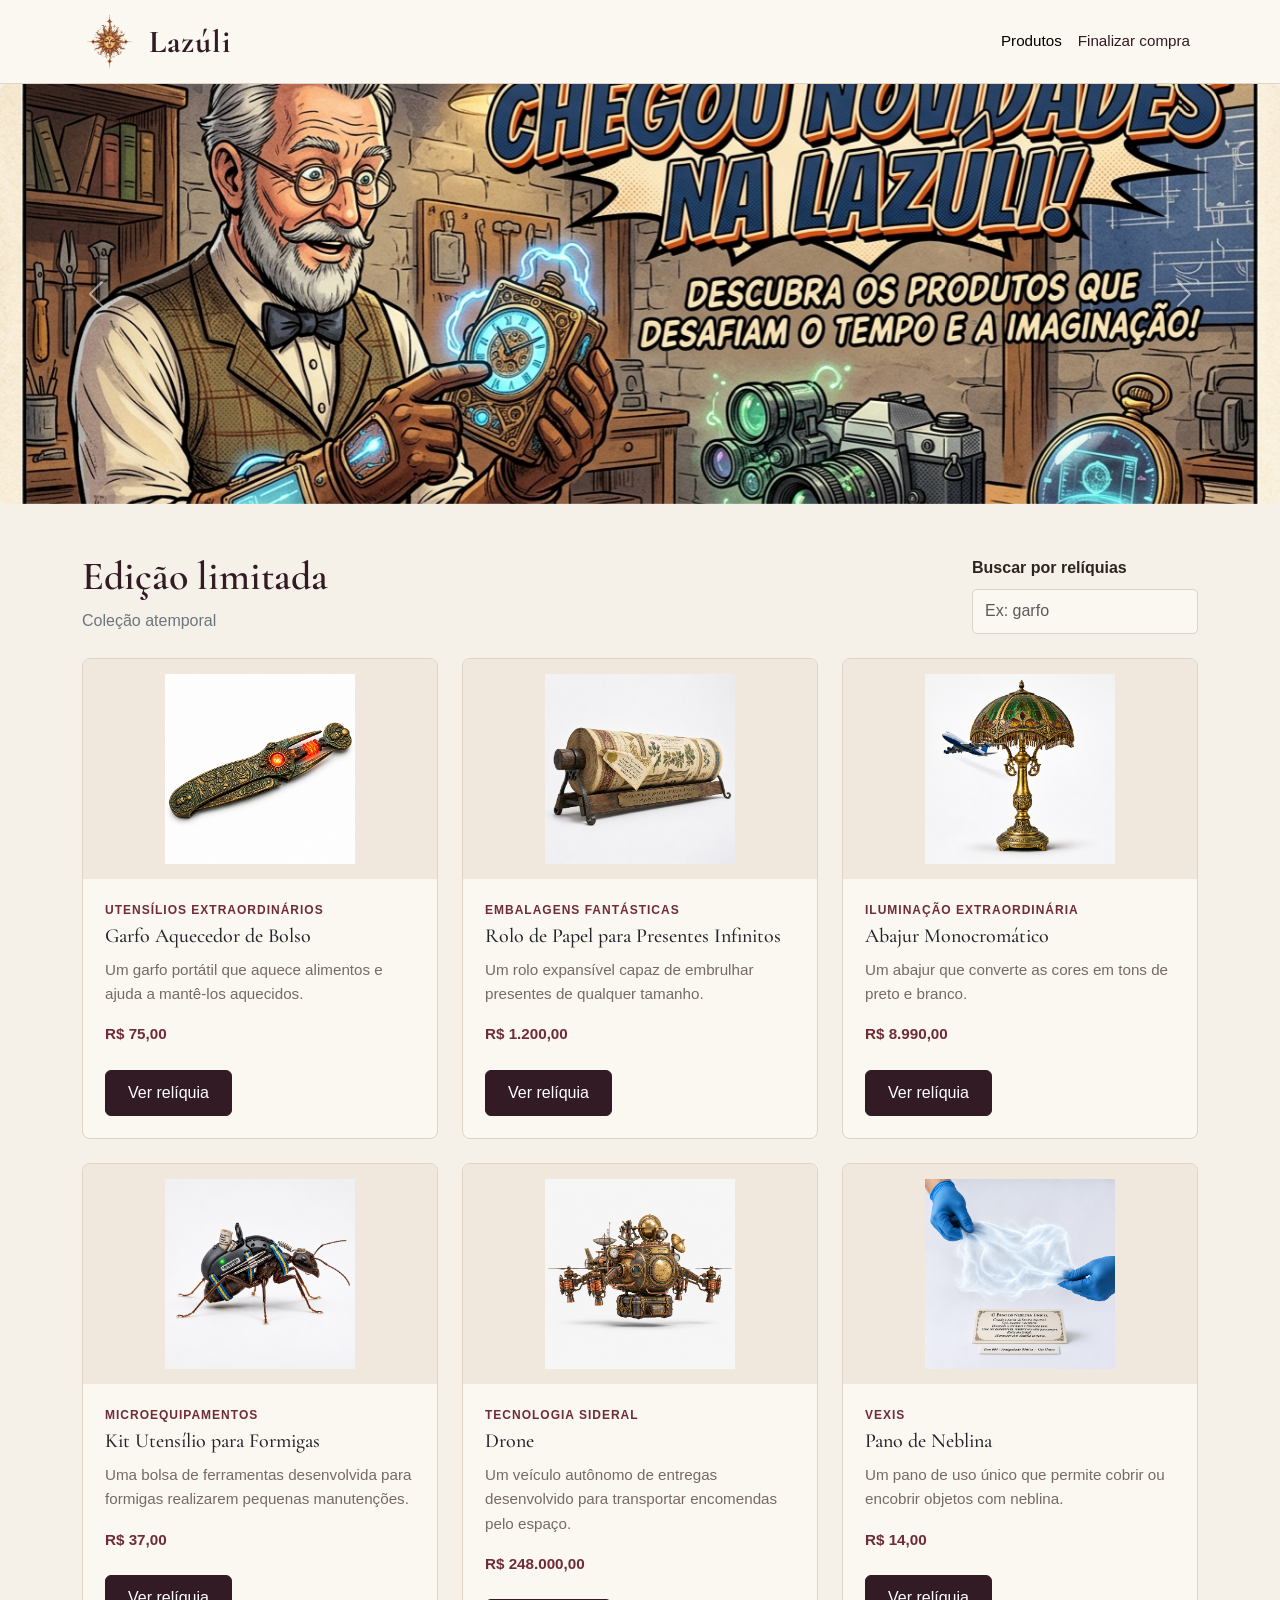
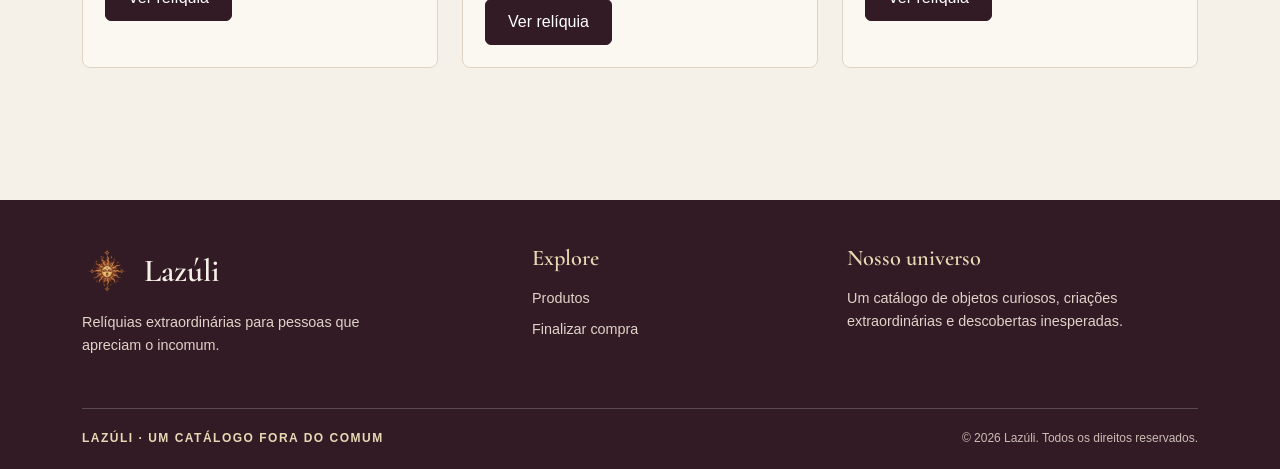
<file: web/index.html>
<!doctype html>
<html lang="pt-BR">

<head>
  <meta charset="utf-8">
  <meta name="viewport" content="width=device-width, initial-scale=1">

  <meta
    name="description"
    content="Descubra a Lazúli: um catálogo de relíquias extraordinárias, objetos curiosos e criações incomuns.">

  <title>Lazúli | Relíquias extraordinárias</title>

  <link
    href="https://cdn.jsdelivr.net/npm/bootstrap@5.3.3/dist/css/bootstrap.min.css"
    rel="stylesheet">

  <link rel="stylesheet" href="css/styles.css">

  <link rel="preconnect" href="https://fonts.googleapis.com">
  <link rel="preconnect" href="https://fonts.gstatic.com" crossorigin>

  <link
    href="https://fonts.googleapis.com/css2?family=Cormorant+Garamond:ital,wght@0,600;0,700;1,600&display=swap"
    rel="stylesheet">
</head>

<body>

  <a class="skip-link" href="#conteudo">
    Pular para o conteúdo principal
  </a>

  <!-- CABEÇALHO -->

  <header class="site-header">

    <nav class="navbar navbar-expand-lg" aria-label="Navegação principal">

      <div class="container">

        <a class="navbar-brand brand-lockup" href="index.html">

          <img
            src="imagem loja escola/logo.png"
            alt="Lazúli"
            class="logo-lazuli">

          <span class="brand-name">Lazúli</span>

        </a>

        <button
          class="navbar-toggler"
          type="button"
          data-bs-toggle="collapse"
          data-bs-target="#menuPrincipal"
          aria-controls="menuPrincipal"
          aria-expanded="false"
          aria-label="Abrir menu">

          <span class="navbar-toggler-icon"></span>

        </button>

        <div class="collapse navbar-collapse" id="menuPrincipal">

          <ul class="navbar-nav ms-auto">

            <li class="nav-item">

              <a
                class="nav-link active"
                aria-current="page"
                href="index.html">

                Produtos

              </a>

            </li>

            <li class="nav-item">

              <a class="nav-link" href="checkout.html">

                Finalizar compra

              </a>

            </li>

          </ul>

        </div>

      </div>

    </nav>

  </header>

  <!-- CONTEÚDO PRINCIPAL -->

  <main id="conteudo">

    <!-- CARROSSEL -->

    <div
      id="carouselExampleFade"
      class="carousel slide carousel-fade"
      data-bs-ride="carousel">

      <div class="carousel-inner">

        <div class="carousel-item active">

          <img
            src="imagem loja escola/catalogo1.jpg"
            class="d-block w-100"
            alt="Coleção de produtos extraordinários da Lazúli">

        </div>

        <div class="carousel-item">

          <img
            src="imagem loja escola/catalogo2.jpg"
            class="d-block w-100"
            alt="Objetos curiosos e relíquias do catálogo Lazúli">

        </div>

        <div class="carousel-item">

          <img
            src="imagem loja escola/catalago3.jpg"
            class="d-block w-100"
            alt="Descubra criações incomuns da Lazúli">

        </div>

      </div>

      <button
        class="carousel-control-prev"
        type="button"
        data-bs-target="#carouselExampleFade"
        data-bs-slide="prev"
        aria-label="Imagem anterior">

        <span class="carousel-control-prev-icon" aria-hidden="true"></span>
        <span class="visually-hidden">Imagem anterior</span>

      </button>

      <button
        class="carousel-control-next"
        type="button"
        data-bs-target="#carouselExampleFade"
        data-bs-slide="next"
        aria-label="Próxima imagem">

        <span class="carousel-control-next-icon" aria-hidden="true"></span>
        <span class="visually-hidden">Próxima imagem</span>

      </button>

    </div>

    <!-- VITRINE DE PRODUTOS -->

    <section
      class="container py-5"
      aria-labelledby="titulo-produtos">

      <div class="d-flex flex-wrap justify-content-between align-items-end gap-3 mb-4">

        <div>

          <h2 id="titulo-produtos">Edição limitada</h2>

          <p class="text-secondary mb-0">
            Coleção atemporal
          </p>

        </div>

        <div class="product-filter">

          <label for="filtroProduto" class="form-label">
            Buscar por relíquias
          </label>

          <input
            id="filtroProduto"
            class="form-control"
            type="search"
            placeholder="Ex: garfo"
            autocomplete="off">

        </div>

      </div>

      <div class="row g-4" id="listaProdutos">

        <!-- PRODUTO 1 -->

        <article
          class="col-sm-6 col-lg-4 product-item"
          data-name="Garfo Aquecedor de Bolso">

          <div class="card h-100 product-card">

            <div class="product-illustration" aria-hidden="true">
              <img src="imagem loja escola/garfo.jpeg" alt="">
            </div>

            <div class="card-body">

              <p class="small text-secondary mb-1">
                Utensílios extraordinários
              </p>

              <h3 class="h5">Garfo Aquecedor de Bolso</h3>

              <p>
                Um garfo portátil que aquece alimentos e ajuda a mantê-los aquecidos.
              </p>

              <p class="price">R$ 75,00</p>

              <a class="btn btn-dark" href="produto.html?id=1">
                Ver relíquia
              </a>

            </div>

          </div>

        </article>

        <!-- PRODUTO 2 -->

        <article
          class="col-sm-6 col-lg-4 product-item"
          data-name="Rolo de Papel para Presentes Infinitos">

          <div class="card h-100 product-card">

            <div class="product-illustration" aria-hidden="true">
              <img src="imagem loja escola/papel.jpeg" alt="">
            </div>

            <div class="card-body">

              <p class="small text-secondary mb-1">
                Embalagens fantásticas
              </p>

              <h3 class="h5">Rolo de Papel para Presentes Infinitos</h3>

              <p>
                Um rolo expansível capaz de embrulhar presentes de qualquer tamanho.
              </p>

              <p class="price">R$ 1.200,00</p>

              <a class="btn btn-dark" href="produto.html?id=2">
                Ver relíquia
              </a>

            </div>

          </div>

        </article>

        <!-- PRODUTO 3 -->

        <article
          class="col-sm-6 col-lg-4 product-item"
          data-name="Abajur Monocromático">

          <div class="card h-100 product-card">

            <div class="product-illustration" aria-hidden="true">
              <img src="imagem loja escola/luminaria.jpeg" alt="">
            </div>

            <div class="card-body">

              <p class="small text-secondary mb-1">
                Iluminação extraordinária
              </p>

              <h3 class="h5">Abajur Monocromático</h3>

              <p>
                Um abajur que converte as cores em tons de preto e branco.
              </p>

              <p class="price">R$ 8.990,00</p>

              <a class="btn btn-dark" href="produto.html?id=3">
                Ver relíquia
              </a>

            </div>

          </div>

        </article>

        <!-- PRODUTO 4 -->

        <article
          class="col-sm-6 col-lg-4 product-item"
          data-name="Kit Utensílio para Formigas">

          <div class="card h-100 product-card">

            <div class="product-illustration" aria-hidden="true">
              <img src="imagem loja escola/formiga.jpeg" alt="">
            </div>

            <div class="card-body">

              <p class="small text-secondary mb-1">
                Microequipamentos
              </p>

              <h3 class="h5">Kit Utensílio para Formigas</h3>

              <p>
                Uma bolsa de ferramentas desenvolvida para formigas realizarem pequenas manutenções.
              </p>

              <p class="price">R$ 37,00</p>

              <a class="btn btn-dark" href="produto.html?id=4">
                Ver relíquia
              </a>

            </div>

          </div>

        </article>

        <!-- PRODUTO 5 -->

        <article
          class="col-sm-6 col-lg-4 product-item"
          data-name="Drone">

          <div class="card h-100 product-card">

            <div class="product-illustration" aria-hidden="true">
              <img src="imagem loja escola/drone.jpeg" alt="">
            </div>

            <div class="card-body">

              <p class="small text-secondary mb-1">
                Tecnologia sideral
              </p>

              <h3 class="h5">Drone</h3>

              <p>
                Um veículo autônomo de entregas desenvolvido para transportar encomendas pelo espaço.
              </p>

              <p class="price">R$ 248.000,00</p>

              <a class="btn btn-dark" href="produto.html?id=5">
                Ver relíquia
              </a>

            </div>

          </div>

        </article>

        <!-- PRODUTO 6 -->

        <article
          class="col-sm-6 col-lg-4 product-item"
          data-name="Pano de Neblina">

          <div class="card h-100 product-card">

            <div class="product-illustration" aria-hidden="true">
              <img src="imagem loja escola/pano.jpeg" alt="">
            </div>

            <div class="card-body">

              <p class="small text-secondary mb-1">
                Vexis
              </p>

              <h3 class="h5">Pano de Neblina</h3>

              <p>
                Um pano de uso único que permite cobrir ou encobrir objetos com neblina.
              </p>

              <p class="price">R$ 14,00</p>

              <a class="btn btn-dark" href="produto.html?id=6">
                Ver relíquia
              </a>

            </div>

          </div>

        </article>

      </div>

      <p
        id="mensagemFiltro"
        class="mt-4"
        role="status"
        aria-live="polite">
      </p>

    </section>

  </main>

  <!-- RODAPÉ -->

  <footer class="site-footer">

    <div class="container">

      <div class="footer-main">

        <div class="footer-brand">

          <a href="index.html" class="footer-logo">

            <img
              src="imagem loja escola/logo.png"
              alt="">

            <span>Lazúli</span>

          </a>

          <p>
            Relíquias extraordinárias para pessoas
            que apreciam o incomum.
          </p>

        </div>

        <div class="footer-navigation">

          <h3>Explore</h3>

          <a href="index.html">Produtos</a>
          <a href="checkout.html">Finalizar compra</a>

        </div>

        <div class="footer-about">

          <h3>Nosso universo</h3>

          <p>
            Um catálogo de objetos curiosos,
            criações extraordinárias e descobertas inesperadas.
          </p>

        </div>

      </div>

      <div class="footer-bottom">

        <p>LAZÚLI · UM CATÁLOGO FORA DO COMUM</p>

        <span>© 2026 Lazúli. Todos os direitos reservados.</span>

      </div>

    </div>

  </footer>

  <script src="https://cdn.jsdelivr.net/npm/bootstrap@5.3.3/dist/js/bootstrap.bundle.min.js"></script>
  <script src="js/main.js"></script>

</body>
</html>
</file>
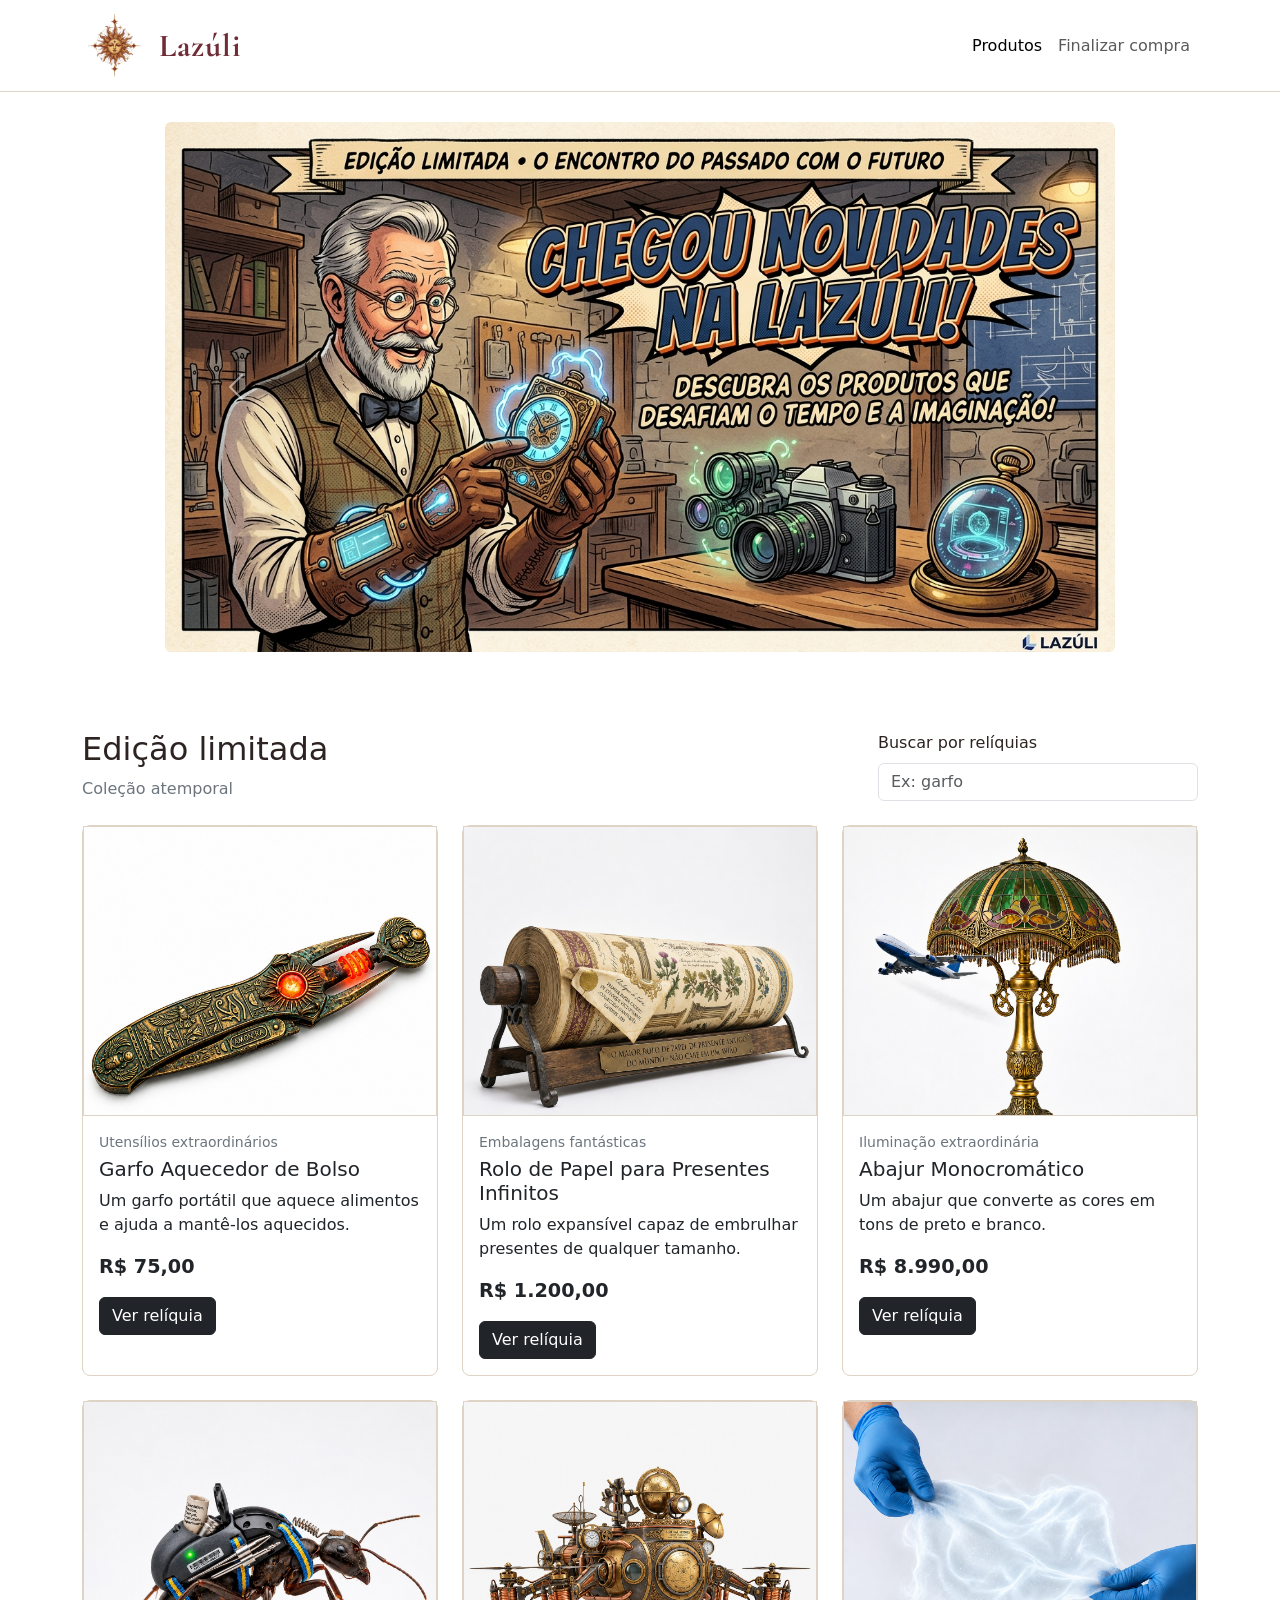
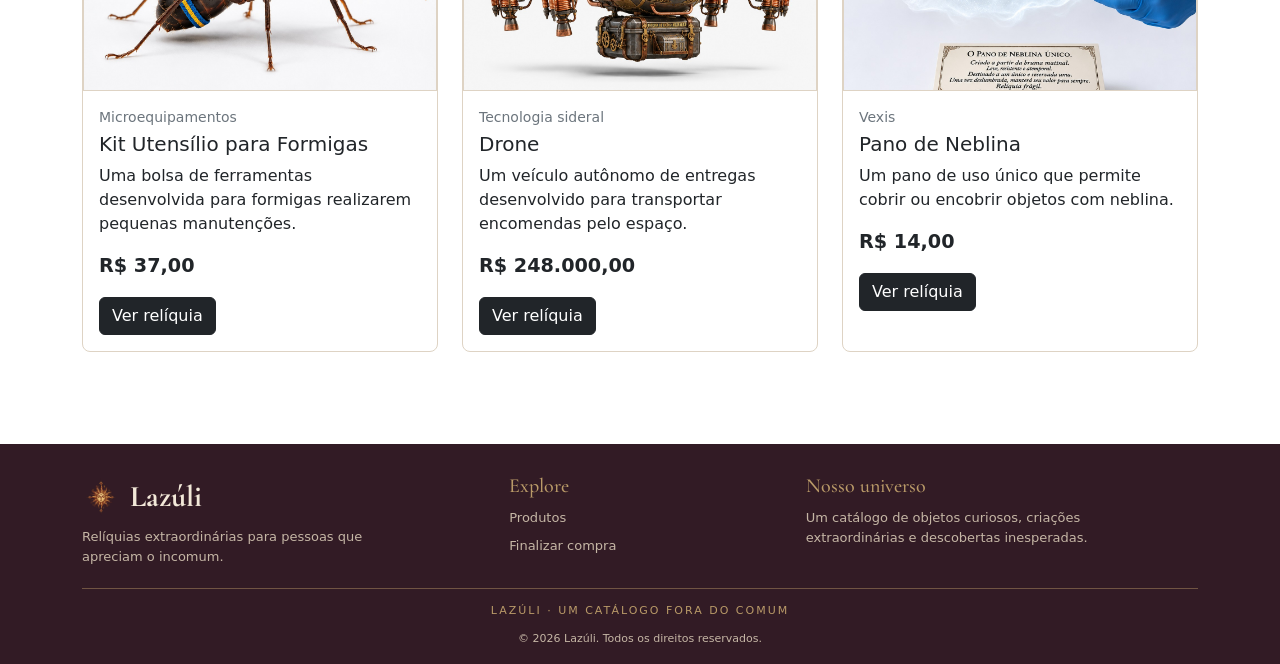
<file: loja-escola-main/loja-escola-main/web/index.html>
<!doctype html>
<html lang="pt-BR">

<head>
  <meta charset="utf-8">
  <meta name="viewport" content="width=device-width, initial-scale=1">

  <meta name="description"
    content="Descubra a Lazúli: um catálogo de relíquias extraordinárias, objetos curiosos e criações incomuns.">

  <title>Lazúli | Relíquias extraordinárias</title>

  <link href="https://cdn.jsdelivr.net/npm/bootstrap@5.3.3/dist/css/bootstrap.min.css" rel="stylesheet">
  <link rel="stylesheet" href="css/styles.css">

  <link rel="preconnect" href="https://fonts.googleapis.com">
  <link rel="preconnect" href="https://fonts.gstatic.com" crossorigin>

  <link href="https://fonts.googleapis.com/css2?family=Cormorant+Garamond:ital,wght@0,600;0,700;1,600&display=swap" rel="stylesheet">
</head>

<body>

  <a class="skip-link" href="#conteudo">Pular para o conteúdo principal</a>

  <header class="site-header">
    <nav class="navbar navbar-expand-lg" aria-label="Navegação principal">

      <div class="container">

        <a class="navbar-brand brand-lockup" href="index.html">
          <img
            src="imagem loja escola/logo.png"
            alt="Lazúli"
            class="logo-lazuli">

          <span class="brand-name">Lazúli</span>
        </a>

        <button
          class="navbar-toggler"
          type="button"
          data-bs-toggle="collapse"
          data-bs-target="#menuPrincipal"
          aria-controls="menuPrincipal"
          aria-expanded="false"
          aria-label="Abrir menu">

          <span class="navbar-toggler-icon"></span>
        </button>

        <div class="collapse navbar-collapse" id="menuPrincipal">

          <ul class="navbar-nav ms-auto">
            <li class="nav-item">
              <a class="nav-link active" aria-current="page" href="index.html">
                Produtos
              </a>
            </li>

            <li class="nav-item">
              <a class="nav-link" href="checkout.html">
                Finalizar compra
              </a>
            </li>
          </ul>

        </div>
      </div>
    </nav>
  </header>

  <main id="conteudo">

    <!-- CARROSSEL -->
    <div
      id="carouselExampleFade"
      class="carousel slide carousel-fade"
      data-bs-ride="carousel">

      <div class="carousel-inner">

        <div class="carousel-item active">
          <img
            src="imagem loja escola/catalogo1.jpg"
            class="d-block w-100"
            alt="Coleção de produtos extraordinários da Lazúli">
        </div>

        <div class="carousel-item">
          <img
            src="imagem loja escola/catalogo2.jpg"
            class="d-block w-100"
            alt="Objetos curiosos e relíquias do catálogo Lazúli">
        </div>

        <div class="carousel-item">
          <img
            src="imagem loja escola/catalago3.jpg"
            class="d-block w-100"
            alt="Descubra criações incomuns da Lazúli">
        </div>

      </div>

      <button
        class="carousel-control-prev"
        type="button"
        data-bs-target="#carouselExampleFade"
        data-bs-slide="prev"
        aria-label="Imagem anterior">

        <span class="carousel-control-prev-icon" aria-hidden="true"></span>
        <span class="visually-hidden">Imagem anterior</span>
      </button>

      <button
        class="carousel-control-next"
        type="button"
        data-bs-target="#carouselExampleFade"
        data-bs-slide="next"
        aria-label="Próxima imagem">

        <span class="carousel-control-next-icon" aria-hidden="true"></span>
        <span class="visually-hidden">Próxima imagem</span>
      </button>

    </div>

    <!-- VITRINE DE PRODUTOS -->
    <section class="container py-5" aria-labelledby="titulo-produtos">

      <div class="d-flex flex-wrap justify-content-between align-items-end gap-3 mb-4">

        <div>
          <h2 id="titulo-produtos">Edição limitada</h2>
          <p class="text-secondary mb-0">Coleção atemporal</p>
        </div>

        <div class="product-filter">
          <label for="filtroProduto" class="form-label">
            Buscar por relíquias
          </label>

          <input
            id="filtroProduto"
            class="form-control"
            type="search"
            placeholder="Ex: garfo"
            autocomplete="off">
        </div>

      </div>

      <div class="row g-4" id="listaProdutos">

        <!-- PRODUTO 1 -->
        <article class="col-sm-6 col-lg-4 product-item"
          data-name="Garfo Aquecedor de Bolso">

          <div class="card h-100 product-card">

            <div class="product-illustration" aria-hidden="true">
              <img src="imagem loja escola/garfo.jpeg" alt="">
            </div>

            <div class="card-body">
              <p class="small text-secondary mb-1">
                Utensílios extraordinários
              </p>

              <h3 class="h5">Garfo Aquecedor de Bolso</h3>

              <p>
                Um garfo portátil que aquece alimentos e ajuda a mantê-los aquecidos.
              </p>

              <p class="price">R$ 75,00</p>

              <a class="btn btn-dark" href="produto.html?id=1">
                Ver relíquia
              </a>
            </div>

          </div>
        </article>

        <!-- PRODUTO 2 -->
        <article class="col-sm-6 col-lg-4 product-item"
          data-name="Rolo de Papel para Presentes Infinitos">

          <div class="card h-100 product-card">

            <div class="product-illustration" aria-hidden="true">
              <img src="imagem loja escola/papel.jpeg" alt="">
            </div>

            <div class="card-body">
              <p class="small text-secondary mb-1">
                Embalagens fantásticas
              </p>

              <h3 class="h5">Rolo de Papel para Presentes Infinitos</h3>

              <p>
                Um rolo expansível capaz de embrulhar presentes de qualquer tamanho.
              </p>

              <p class="price">R$ 1.200,00</p>

              <a class="btn btn-dark" href="produto.html?id=2">
                Ver relíquia
              </a>
            </div>

          </div>
        </article>

        <!-- PRODUTO 3 -->
        <article class="col-sm-6 col-lg-4 product-item"
          data-name="Abajur Monocromático">

          <div class="card h-100 product-card">

            <div class="product-illustration" aria-hidden="true">
              <img src="imagem loja escola/luminaria.jpeg" alt="">
            </div>

            <div class="card-body">
              <p class="small text-secondary mb-1">
                Iluminação extraordinária
              </p>

              <h3 class="h5">Abajur Monocromático</h3>

              <p>
                Um abajur que converte as cores em tons de preto e branco.
              </p>

              <p class="price">R$ 8.990,00</p>

              <a class="btn btn-dark" href="produto.html?id=3">
                Ver relíquia
              </a>
            </div>

          </div>
        </article>

        <!-- PRODUTO 4 -->
        <article class="col-sm-6 col-lg-4 product-item"
          data-name="Kit Utensílio para Formigas">

          <div class="card h-100 product-card">

            <div class="product-illustration" aria-hidden="true">
              <img src="imagem loja escola/formiga.jpeg" alt="">
            </div>

            <div class="card-body">
              <p class="small text-secondary mb-1">
                Microequipamentos
              </p>

              <h3 class="h5">Kit Utensílio para Formigas</h3>

              <p>
                Uma bolsa de ferramentas desenvolvida para formigas realizarem pequenas manutenções.
              </p>

              <p class="price">R$ 37,00</p>

              <a class="btn btn-dark" href="produto.html?id=4">
                Ver relíquia
              </a>
            </div>

          </div>
        </article>

        <!-- PRODUTO 5 -->
        <article class="col-sm-6 col-lg-4 product-item"
          data-name="Drone">

          <div class="card h-100 product-card">

            <div class="product-illustration" aria-hidden="true">
              <img src="imagem loja escola/drone.jpeg" alt="">
            </div>

            <div class="card-body">
              <p class="small text-secondary mb-1">
                Tecnologia sideral
              </p>

              <h3 class="h5">Drone</h3>

              <p>
                Um veículo autônomo de entregas desenvolvido para transportar encomendas pelo espaço.
              </p>

              <p class="price">R$ 248.000,00</p>

              <a class="btn btn-dark" href="produto.html?id=5">
                Ver relíquia
              </a>
            </div>

          </div>
        </article>

        <!-- PRODUTO 6 -->
        <article class="col-sm-6 col-lg-4 product-item"
          data-name="Pano de Neblina">

          <div class="card h-100 product-card">

            <div class="product-illustration" aria-hidden="true">
              <img src="imagem loja escola/pano.jpeg" alt="">
            </div>

            <div class="card-body">
              <p class="small text-secondary mb-1">
                Vexis
              </p>

              <h3 class="h5">Pano de Neblina</h3>

              <p>
                Um pano de uso único que permite cobrir ou encobrir objetos com neblina.
              </p>

              <p class="price">R$ 14,00</p>

              <a class="btn btn-dark" href="produto.html?id=6">
                Ver relíquia
              </a>
            </div>

          </div>
        </article>

      </div>

      <p id="mensagemFiltro" class="mt-4" role="status" aria-live="polite"></p>

    </section>
  </main>

  <!-- RODAPÉ -->
  <footer class="site-footer">

    <div class="container">

      <div class="footer-main">

        <div class="footer-brand">

          <a href="index.html" class="footer-logo">
            <img src="imagem loja escola/logo.png" alt="">
            <span>Lazúli</span>
          </a>

          <p>
            Relíquias extraordinárias para pessoas
            que apreciam o incomum.
          </p>

        </div>

        <div class="footer-navigation">
          <h3>Explore</h3>
          <a href="index.html">Produtos</a>
          <a href="checkout.html">Finalizar compra</a>
        </div>

        <div class="footer-about">
          <h3>Nosso universo</h3>

          <p>
            Um catálogo de objetos curiosos,
            criações extraordinárias e descobertas inesperadas.
          </p>

        </div>

      </div>

      <div class="footer-bottom">
        <p>LAZÚLI · UM CATÁLOGO FORA DO COMUM</p>
        <span>© 2026 Lazúli. Todos os direitos reservados.</span>
      </div>

    </div>
  </footer>

  <script src="https://cdn.jsdelivr.net/npm/bootstrap@5.3.3/dist/js/bootstrap.bundle.min.js"></script>
  <script src="js/main.js"></script>

</body>
</html>
</file>
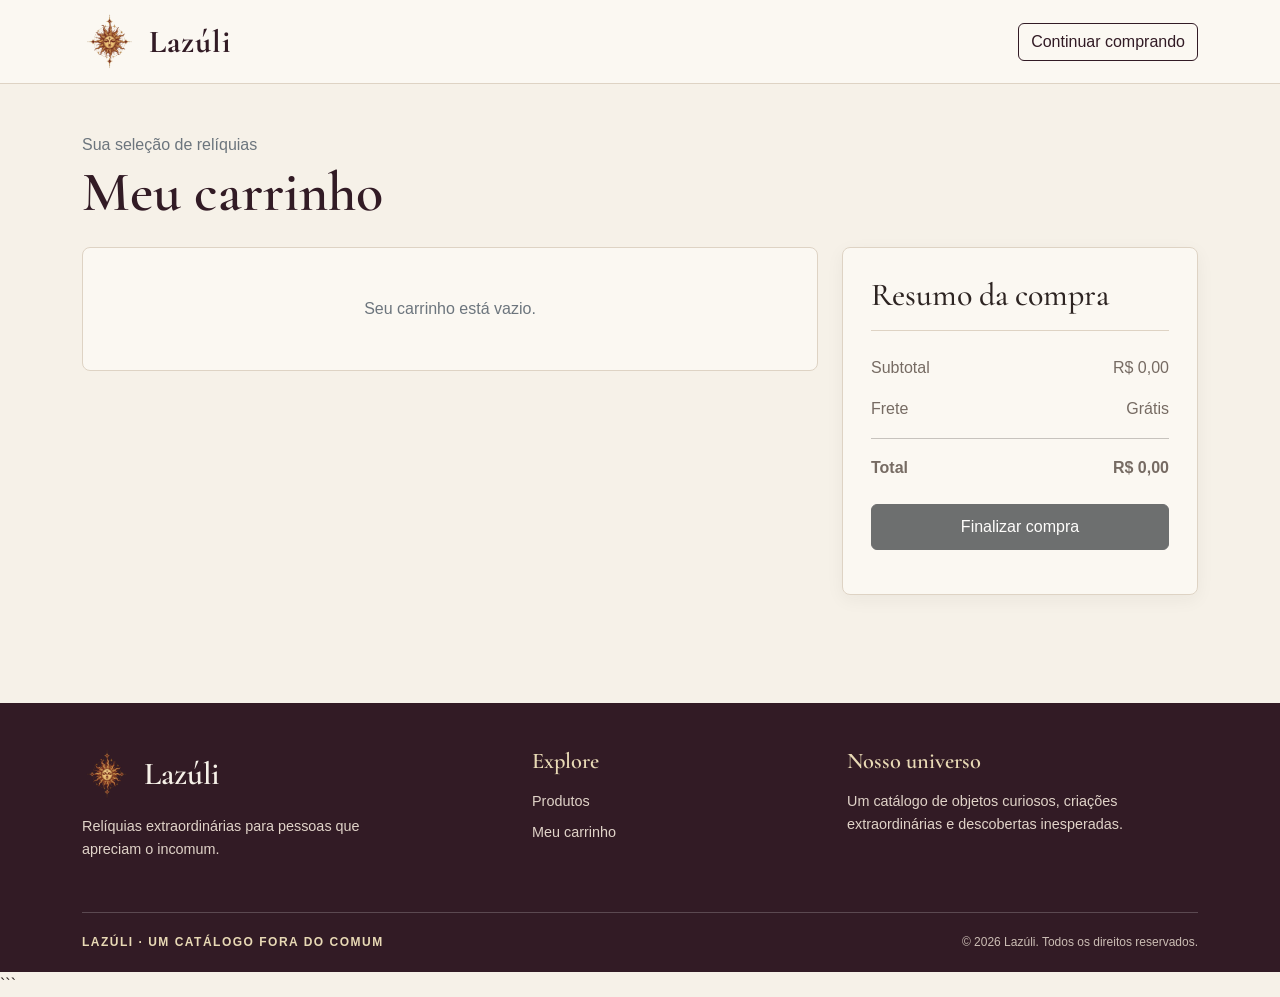
<file: web/carrinho.html>
<!doctype html>
<html lang="pt-BR">

<head>
  <meta charset="utf-8">
  <meta name="viewport" content="width=device-width, initial-scale=1">

  <meta
    name="description"
    content="Revise sua seleção de relíquias extraordinárias e finalize sua compra na Lazúli.">

  <title>Carrinho | Lazúli</title>

  <link href="https://cdn.jsdelivr.net/npm/bootstrap@5.3.3/dist/css/bootstrap.min.css" rel="stylesheet">

  <link rel="stylesheet" href="css/styles.css">

  <link rel="preconnect" href="https://fonts.googleapis.com">
  <link rel="preconnect" href="https://fonts.gstatic.com" crossorigin>

  <link href="https://fonts.googleapis.com/css2?family=Cormorant+Garamond:ital,wght@0,600;0,700;1,600&display=swap" rel="stylesheet">
</head>

<body>

  <a class="skip-link" href="#conteudo">Pular para o conteúdo principal</a>

  <!-- CABEÇALHO -->
  <header class="site-header">

    <nav class="navbar navbar-expand-lg" aria-label="Navegação principal">

      <div class="container">

        <a class="brand-lockup navbar-brand" href="index.html">

          <img
            class="logo-lazuli"
            src="imagem loja escola/logo.png"
            alt="Lazúli">

          <span class="brand-name">Lazúli</span>

        </a>

        <a href="index.html" class="btn btn-outline-dark">
          Continuar comprando
        </a>

      </div>

    </nav>

  </header>

  <!-- CONTEÚDO PRINCIPAL -->
  <main id="conteudo" class="container py-5">

    <div class="mb-4">

      <p class="text-secondary mb-1">
        Sua seleção de relíquias
      </p>

      <h1>Meu carrinho</h1>

    </div>

    <div class="row g-4">

      <!-- LISTA DE PRODUTOS -->
      <section
        class="col-lg-8"
        aria-label="Produtos adicionados ao carrinho">

        <div id="listaCarrinho" aria-live="polite">

          <!-- Os produtos serão exibidos pelo JavaScript -->

        </div>

        <p
          id="carrinhoVazio"
          class="text-secondary text-center py-5">

          Seu carrinho está vazio.

        </p>

      </section>

      <!-- RESUMO DA COMPRA -->
      <aside
        class="col-lg-4"
        aria-labelledby="tituloResumo">

        <div class="checkout-summary">

          <h2 class="h4 mb-4" id="tituloResumo">
            Resumo da compra
          </h2>

          <div class="d-flex justify-content-between mb-3">

            <span>Subtotal</span>

            <span id="subtotalCarrinho">R$ 0,00</span>

          </div>

          <div class="d-flex justify-content-between mb-3">

            <span>Frete</span>

            <span>Grátis</span>

          </div>

          <hr>

          <div class="d-flex justify-content-between mb-4">

            <strong>Total</strong>

            <strong id="totalCarrinho">R$ 0,00</strong>

          </div>

          <button
            type="button"
            class="btn btn-dark w-100"
            id="finalizarCompra">

            Finalizar compra

          </button>

          <p
            id="feedbackCarrinho"
            class="small text-secondary mt-3 mb-0"
            role="status"
            aria-live="polite">
          </p>

        </div>

      </aside>

    </div>

  </main>

  <!-- RODAPÉ -->
  <footer class="site-footer">

    <div class="container">

      <div class="footer-main">

        <div class="footer-brand">

          <a href="index.html" class="footer-logo">

            <img
              src="imagem loja escola/logo.png"
              alt="">

            <span>Lazúli</span>

          </a>

          <p>
            Relíquias extraordinárias para pessoas
            que apreciam o incomum.
          </p>

        </div>

        <div class="footer-navigation">

          <h3>Explore</h3>

          <a href="index.html">Produtos</a>
          <a href="carrinho.html">Meu carrinho</a>

        </div>

        <div class="footer-about">

          <h3>Nosso universo</h3>

          <p>
            Um catálogo de objetos curiosos,
            criações extraordinárias e descobertas inesperadas.
          </p>

        </div>

      </div>

      <div class="footer-bottom">

        <p>LAZÚLI · UM CATÁLOGO FORA DO COMUM</p>

        <span>© 2026 Lazúli. Todos os direitos reservados.</span>

      </div>

    </div>

  </footer>

  <script src="js/cart.js"></script>

</body>
</html>
```
</file>
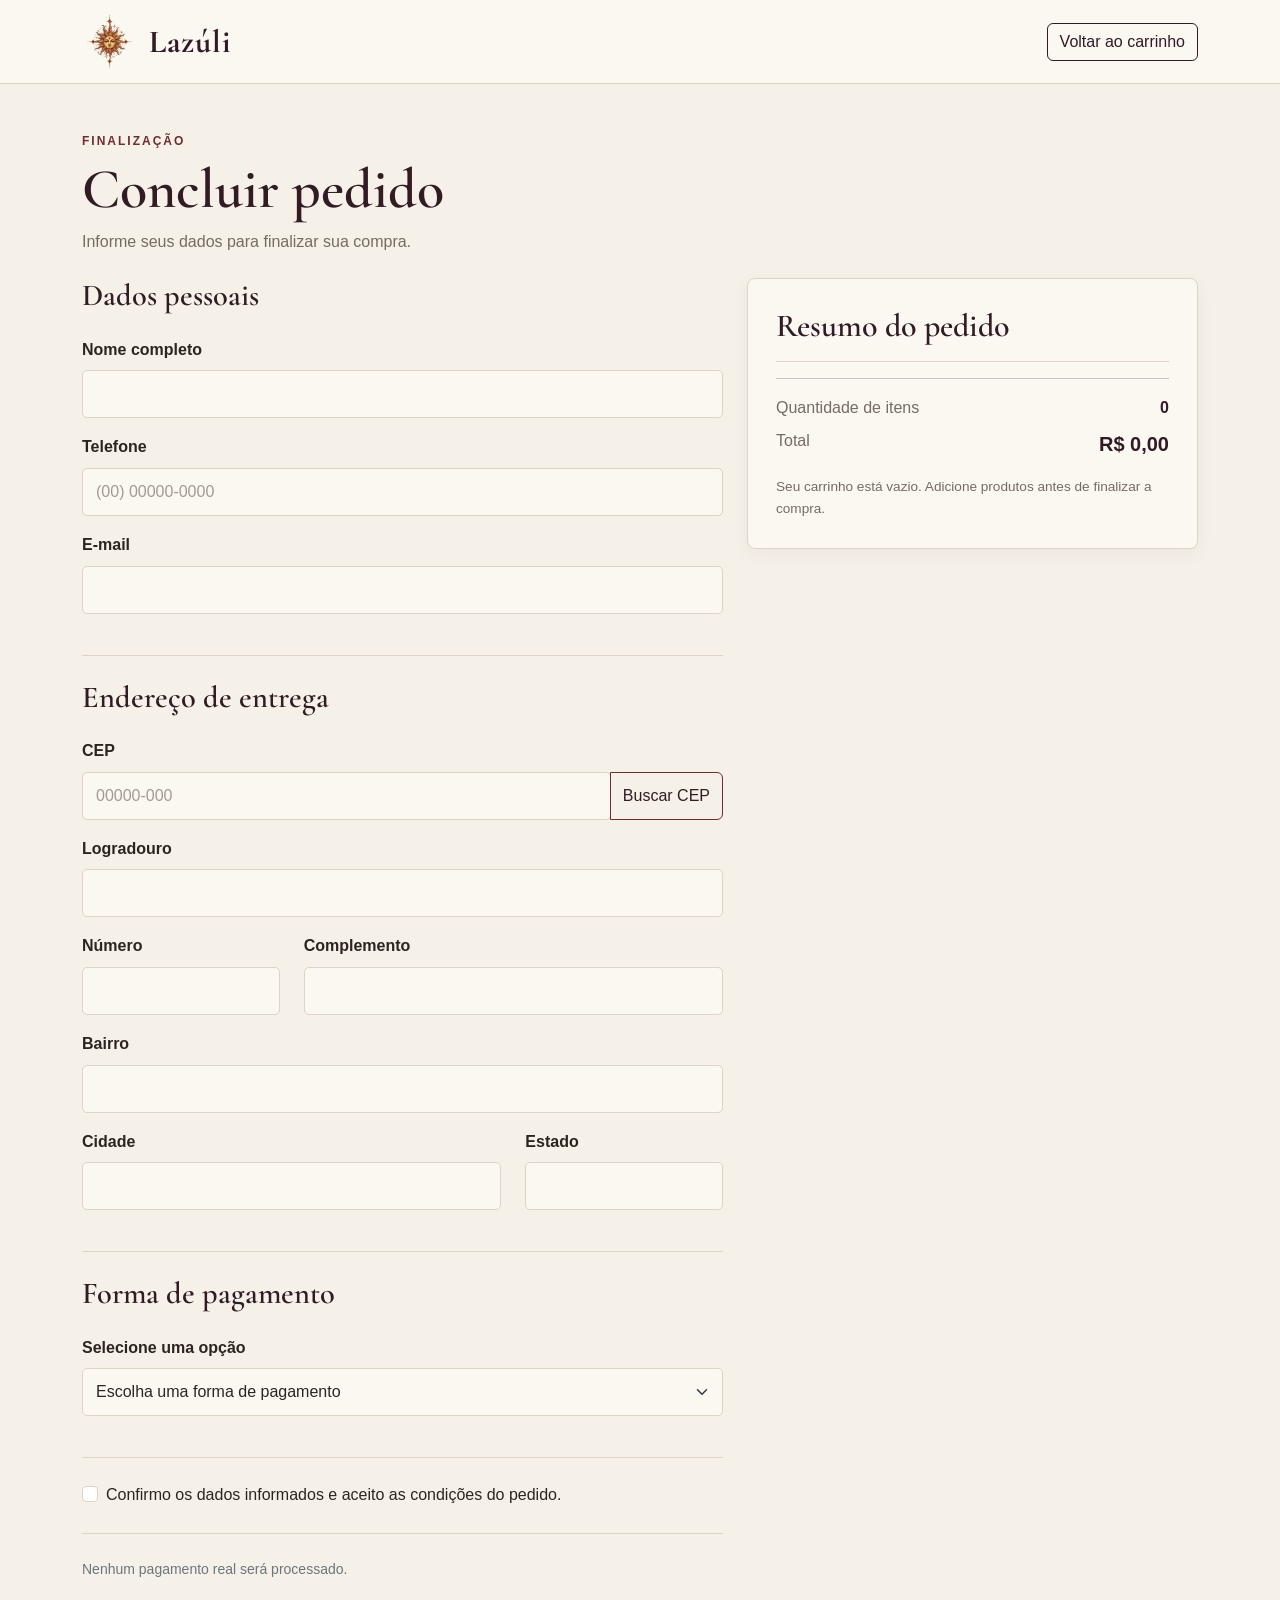
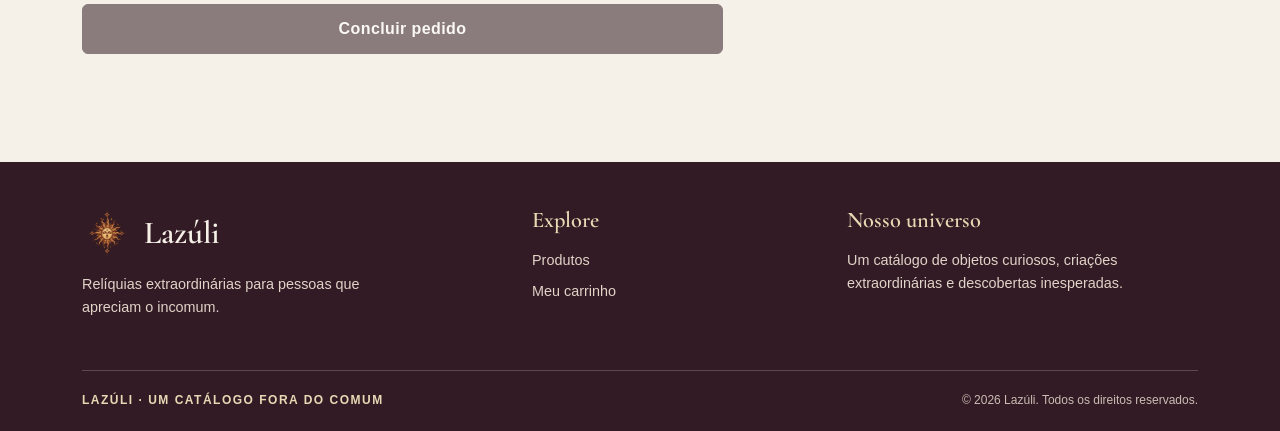
<file: web/checkout.html>
<!doctype html>
<html lang="pt-BR">

<head>
  <meta charset="utf-8">
  <meta name="viewport" content="width=device-width, initial-scale=1">

  <meta name="description" content="Finalize seu pedido e informe os dados de entrega na Lazúli.">

  <title>Lazúli | Finalizar pedido</title>

  <link
    href="https://cdn.jsdelivr.net/npm/bootstrap@5.3.3/dist/css/bootstrap.min.css"
    rel="stylesheet">

  <link rel="stylesheet" href="css/styles.css">

  <link rel="preconnect" href="https://fonts.googleapis.com">
  <link rel="preconnect" href="https://fonts.gstatic.com" crossorigin>

  <link
    href="https://fonts.googleapis.com/css2?family=Cormorant+Garamond:ital,wght@0,600;0,700;1,600&display=swap"
    rel="stylesheet">
</head>

<body>

  <a class="skip-link" href="#conteudo">
    Pular para o conteúdo principal
  </a>

  <header class="site-header">
    <nav class="navbar" aria-label="Navegação principal">
      <div class="container">

        <a class="brand-lockup navbar-brand" href="index.html">
          <img
            class="logo-lazuli"
            src="./imagem%20loja%20escola/logo.png"
            alt="Logo Lazúli"
            width="55"
            height="55">

          <span class="brand-name">Lazúli</span>
        </a>

        <a href="carrinho.html" class="btn btn-outline-dark">
          Voltar ao carrinho
        </a>

      </div>
    </nav>
  </header>

  <main id="conteudo" class="container py-5">

    <div class="mb-4">
      <p class="eyebrow">Finalização</p>
      <h1>Concluir pedido</h1>
      <p>Informe seus dados para finalizar sua compra.</p>
    </div>

    <div class="row g-4">

      <section class="col-lg-7" aria-label="Dados para finalizar o pedido">

        <form id="checkoutForm">

          <div class="mb-4">
            <h2>Dados pessoais</h2>

            <div class="mb-3">
              <label for="nome" class="form-label">Nome completo</label>
              <input type="text" class="form-control" id="nome" name="nome" autocomplete="name" required>
            </div>

            <div class="mb-3">
              <label for="telefone" class="form-label">Telefone</label>
              <input type="tel" class="form-control" id="telefone" name="telefone" autocomplete="tel" placeholder="(00) 00000-0000">
            </div>

            <div class="mb-3">
              <label for="email" class="form-label">E-mail</label>
              <input type="email" class="form-control" id="email" name="email" autocomplete="email" required>
            </div>
          </div>

          <div class="mb-4">
            <h2>Endereço de entrega</h2>

            <div class="mb-3">
              <label for="cep" class="form-label">CEP</label>

              <div class="input-group">
                <input
                  type="text"
                  class="form-control"
                  id="cep"
                  name="cep"
                  maxlength="9"
                  inputmode="numeric"
                  autocomplete="postal-code"
                  placeholder="00000-000"
                  required>

                <button type="button" class="btn btn-outline-secondary" id="buscarCep">
                  Buscar CEP
                </button>
              </div>

              <div id="cepFeedback" class="form-text" aria-live="polite"></div>
            </div>

            <div class="mb-3">
              <label for="logradouro" class="form-label">Logradouro</label>
              <input type="text" class="form-control" id="logradouro" name="logradouro" autocomplete="street-address" required>
            </div>

            <div class="row">
              <div class="col-md-4 mb-3">
                <label for="numero" class="form-label">Número</label>
                <input type="text" class="form-control" id="numero" name="numero" required>
              </div>

              <div class="col-md-8 mb-3">
                <label for="complemento" class="form-label">Complemento</label>
                <input type="text" class="form-control" id="complemento" name="complemento">
              </div>
            </div>

            <div class="mb-3">
              <label for="bairro" class="form-label">Bairro</label>
              <input type="text" class="form-control" id="bairro" name="bairro">
            </div>

            <div class="row">
              <div class="col-md-8 mb-3">
                <label for="cidade" class="form-label">Cidade</label>
                <input type="text" class="form-control" id="cidade" name="cidade" autocomplete="address-level2" required>
              </div>

              <div class="col-md-4 mb-3">
                <label for="estado" class="form-label">Estado</label>
                <input type="text" class="form-control" id="estado" name="estado" autocomplete="address-level1" required>
              </div>
            </div>
          </div>

          <div class="mb-4">
            <h2>Forma de pagamento</h2>

            <div class="mb-3">
              <label for="pagamento" class="form-label">Selecione uma opção</label>

              <select class="form-select" id="pagamento" name="pagamento" required>
                <option value="">Escolha uma forma de pagamento</option>
                <option value="pix">Pix</option>
                <option value="credito">Cartão de crédito</option>
                <option value="boleto">Boleto bancário</option>
              </select>
            </div>
          </div>

          <div class="form-check mb-4">
            <input class="form-check-input" type="checkbox" id="termos" name="termos" required>
            <label class="form-check-label" for="termos">
              Confirmo os dados informados e aceito as condições do pedido.
            </label>
          </div>

          <p class="small text-secondary">
            Nenhum pagamento real será processado.
          </p>

          <button type="submit" class="btn btn-dark" id="concluirPedido">
            Concluir pedido
          </button>

        </form>
      </section>

      <aside class="col-lg-5" aria-label="Resumo do pedido">
        <div class="checkout-summary">

          <h2>Resumo do pedido</h2>

          <div id="resumoItens"></div>

          <hr>

          <div class="d-flex justify-content-between">
            <span>Quantidade de itens</span>
            <strong id="resumoQuantidade">0</strong>
          </div>

          <div class="d-flex justify-content-between mt-2">
            <span>Total</span>
            <strong id="resumoTotal">R$ 0,00</strong>
          </div>

          <p id="resumoFeedback" class="small mt-3 mb-0" role="status" aria-live="polite"></p>

        </div>
      </aside>

    </div>
  </main>

  <footer class="site-footer">
    <div class="container">

      <div class="footer-main">

        <div class="footer-brand">
          <a href="index.html" class="footer-logo">
            <img src="./imagem%20loja%20escola/logo.png" alt="" width="50" height="50">
            <span>Lazúli</span>
          </a>

          <p>
            Relíquias extraordinárias para pessoas
            que apreciam o incomum.
          </p>
        </div>

        <div class="footer-navigation">
          <h3>Explore</h3>
          <a href="index.html">Produtos</a>
          <a href="carrinho.html">Meu carrinho</a>
        </div>

        <div class="footer-about">
          <h3>Nosso universo</h3>
          <p>
            Um catálogo de objetos curiosos,
            criações extraordinárias e descobertas inesperadas.
          </p>
        </div>

      </div>

      <div class="footer-bottom">
        <p>LAZÚLI · UM CATÁLOGO FORA DO COMUM</p>
        <span>© 2026 Lazúli. Todos os direitos reservados.</span>
      </div>

    </div>
  </footer>

  <script src="js/checkout.js"></script>

</body>
</html>
</file>
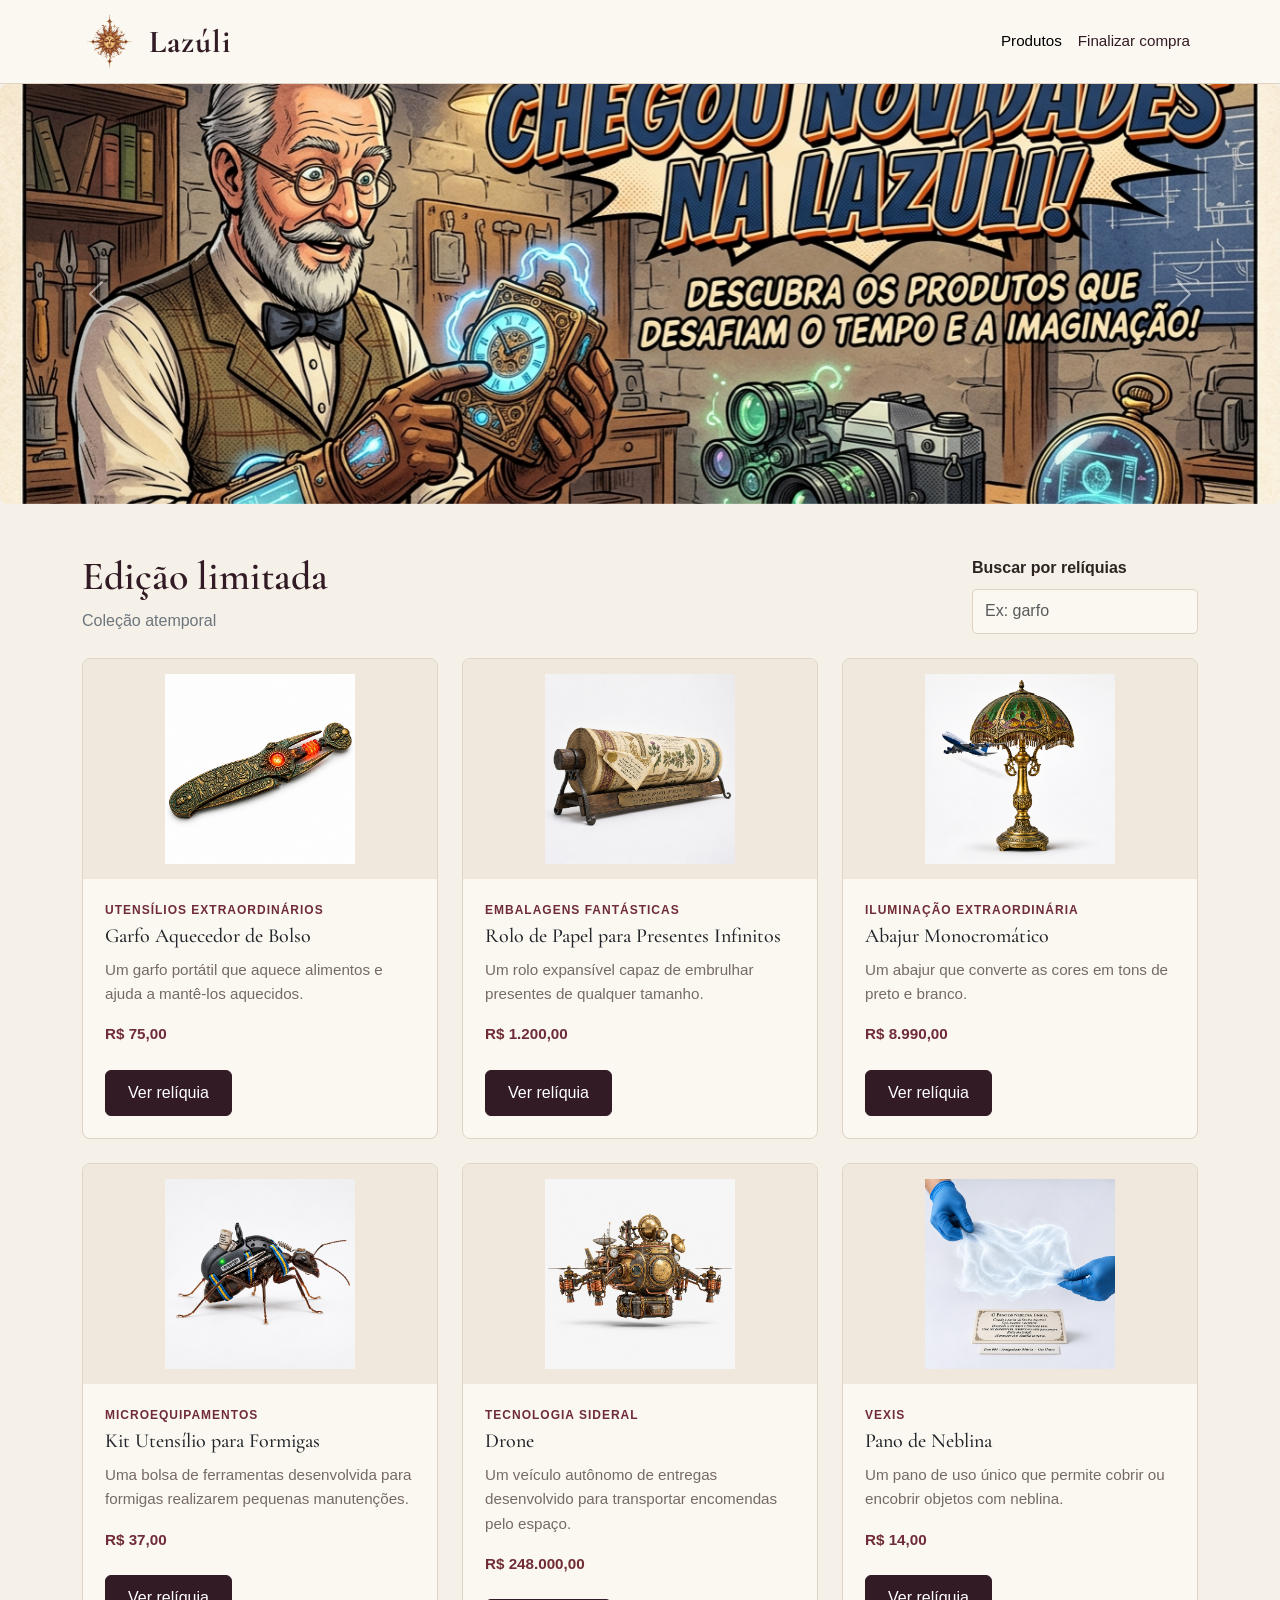
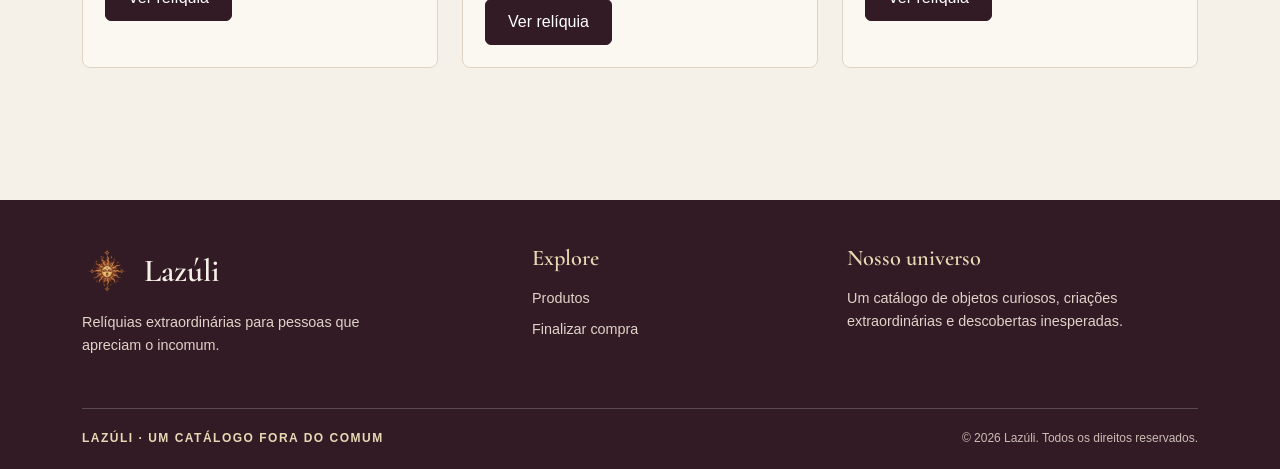
<file: web/sucesso.html>
<!doctype html>
<html lang="pt-BR">

<head>
  <meta charset="utf-8">
  <meta name="viewport" content="width=device-width, initial-scale=1">

  <meta
    name="description"
    content="Confirmação do pedido realizado na Lazúli.">

  <title>Lazúli | Pedido concluído</title>

  <link
    href="https://cdn.jsdelivr.net/npm/bootstrap@5.3.3/dist/css/bootstrap.min.css"
    rel="stylesheet">

  <link rel="stylesheet" href="css/styles.css">

  <link rel="preconnect" href="https://fonts.googleapis.com">
  <link rel="preconnect" href="https://fonts.gstatic.com" crossorigin>

  <link
    href="https://fonts.googleapis.com/css2?family=Cormorant+Garamond:ital,wght@0,600;0,700;1,600&display=swap"
    rel="stylesheet">
</head>

<body>

  <a class="skip-link" href="#conteudo">
    Pular para o conteúdo principal
  </a>

  <!-- CABEÇALHO -->
  <header class="site-header">

    <nav class="navbar" aria-label="Navegação principal">

      <div class="container">

        <a class="brand-lockup navbar-brand" href="index.html">

          <img
            class="logo-lazuli"
            src="./imagem%20loja%20escola/logo.png"
            alt="Logo Lazúli"
            width="55"
            height="55">

          <span class="brand-name">Lazúli</span>

        </a>

      </div>

    </nav>

  </header>

  <!-- CONFIRMAÇÃO DO PEDIDO -->
  <main id="conteudo" class="container py-5">

    <section
      class="success-panel mx-auto text-center"
      aria-labelledby="titulo-sucesso">

      <div class="success-icon" aria-hidden="true">
        ✓
      </div>

      <p class="eyebrow">
        Pedido registrado
      </p>

      <h1 id="titulo-sucesso">
        Pedido concluído com sucesso!
      </h1>

      <p class="lead" id="mensagemCliente">
        Obrigado por escolher a Lazúli. Confira abaixo os detalhes do seu pedido.
      </p>

      <dl class="order-data">

        <div>
          <dt>Número do pedido</dt>
          <dd id="numeroPedido">PED-000000</dd>
        </div>

        <div>
          <dt>Produtos adquiridos</dt>
          <dd id="pedidoProdutos">—</dd>
        </div>

        <div>
          <dt>Quantidade total de itens</dt>
          <dd id="pedidoQuantidade">—</dd>
        </div>

        <div>
          <dt>Valor total do pedido</dt>
          <dd id="produtoTotal">—</dd>
        </div>

        <div>
          <dt>Status</dt>
          <dd>Pedido registrado</dd>
        </div>

      </dl>

      <p class="small text-secondary mb-4">
        Esta confirmação não representa uma cobrança ou pagamento real.
      </p>

      <a class="btn btn-dark" href="index.html">
        Voltar para a loja
      </a>

    </section>

  </main>

  <!-- RODAPÉ -->
  <footer class="site-footer">

    <div class="container">

      <div class="footer-main">

        <div class="footer-brand">

          <a href="index.html" class="footer-logo">

            <img
              src="./imagem%20loja%20escola/logo.png"
              alt="Logo Lazúli">

            <span>Lazúli</span>

          </a>

          <p>
            Relíquias extraordinárias para pessoas
            que apreciam o incomum.
          </p>

        </div>

        <div class="footer-navigation">

          <h3>Explore</h3>

          <a href="index.html">Produtos</a>

          <a href="checkout.html">Finalizar compra</a>

        </div>

        <div class="footer-about">

          <h3>Nosso universo</h3>

          <p>
            Um catálogo de objetos curiosos,
            criações extraordinárias e descobertas inesperadas.
          </p>

        </div>

      </div>

      <div class="footer-bottom">

        <p>LAZÚLI · UM CATÁLOGO FORA DO COMUM</p>

        <span>
          © 2026 Lazúli. Todos os direitos reservados.
        </span>

      </div>

    </div>

  </footer>

  <script src="js/success.js"></script>

</body>
</html>
</file>
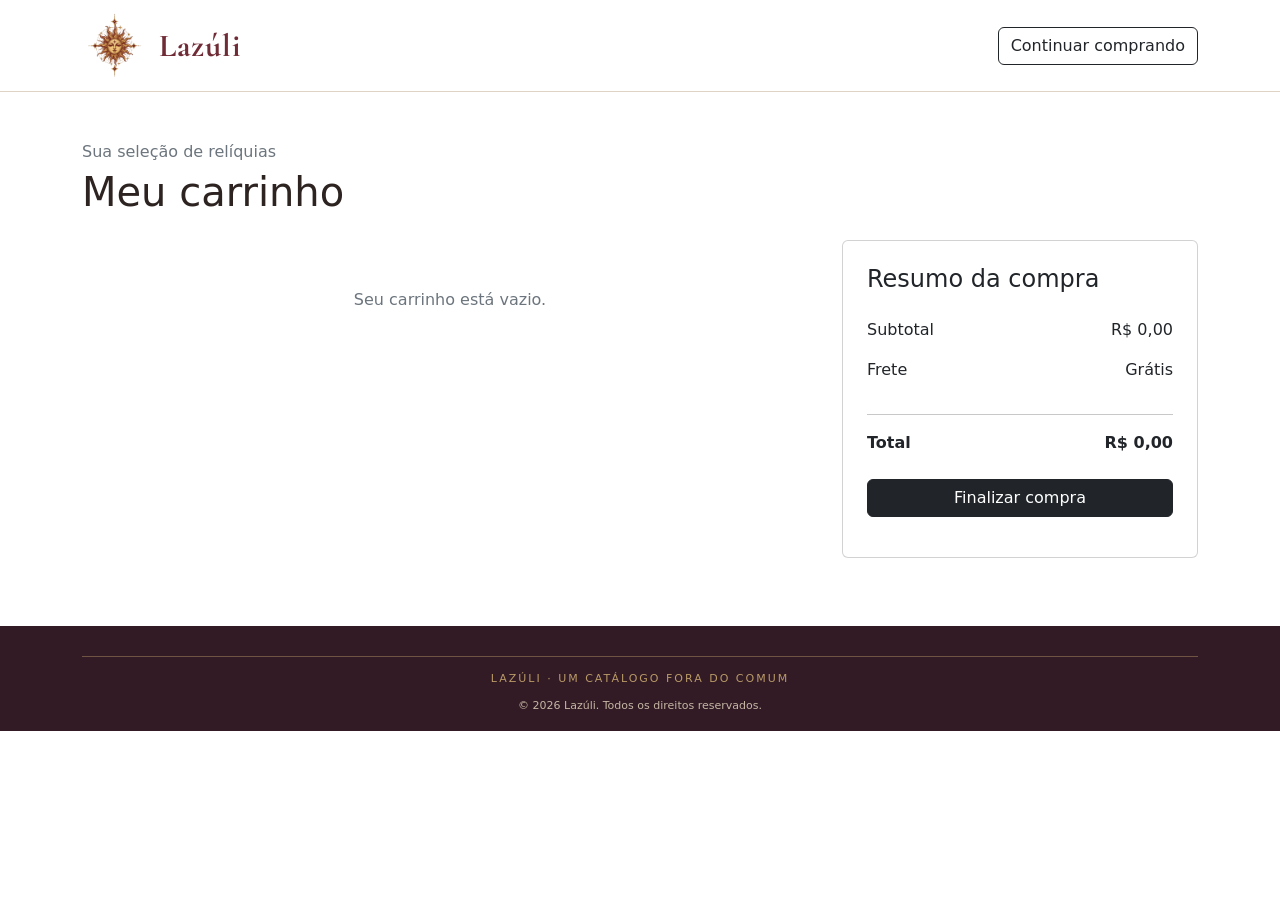
<file: loja-escola-main/loja-escola-main/web/carrinho.html>
<!doctype html>
<html lang="pt-BR">

<head>
  <meta charset="utf-8">
  <meta name="viewport" content="width=device-width, initial-scale=1">

  <meta
    name="description"
    content="Revise sua seleção de relíquias extraordinárias e finalize sua compra na Lazúli.">

  <title>Carrinho | Lazúli</title>

  <link href="https://cdn.jsdelivr.net/npm/bootstrap@5.3.3/dist/css/bootstrap.min.css" rel="stylesheet">

  <link rel="stylesheet" href="css/styles.css">

  <link rel="preconnect" href="https://fonts.googleapis.com">
  <link rel="preconnect" href="https://fonts.gstatic.com" crossorigin>

  <link href="https://fonts.googleapis.com/css2?family=Cormorant+Garamond:ital,wght@0,600;0,700;1,600&display=swap" rel="stylesheet">
</head>

<body>

  <a class="skip-link" href="#conteudo">Pular para o conteúdo principal</a>

  <!-- CABEÇALHO -->
  <header class="site-header">

    <nav class="navbar navbar-expand-lg" aria-label="Navegação principal">

      <div class="container">

        <a class="brand-lockup navbar-brand" href="index.html">

          <img
            class="logo-lazuli"
            src="imagem loja escola/logo.png"
            alt="Lazúli">

          <span class="brand-name">Lazúli</span>

        </a>

        <a href="index.html" class="btn btn-outline-dark">
          Continuar comprando
        </a>

      </div>

    </nav>

  </header>

  <!-- CONTEÚDO PRINCIPAL -->
  <main id="conteudo" class="container py-5">

    <div class="mb-4">

      <p class="text-secondary mb-1">
        Sua seleção de relíquias
      </p>

      <h1>Meu carrinho</h1>

    </div>

    <div class="row g-4">

      <!-- LISTA DE PRODUTOS -->
      <section class="col-lg-8" aria-label="Produtos adicionados ao carrinho">

        <div id="listaCarrinho">

          <!-- Os produtos serão exibidos pelo JavaScript -->

        </div>

        <p
          id="carrinhoVazio"
          class="text-secondary text-center py-5">

          Seu carrinho está vazio.

        </p>

      </section>

      <!-- RESUMO DA COMPRA -->
      <aside class="col-lg-4" aria-labelledby="tituloResumo">

        <div class="card p-4">

          <h2 class="h4 mb-4" id="tituloResumo">
            Resumo da compra
          </h2>

          <div class="d-flex justify-content-between mb-3">

            <span>Subtotal</span>

            <span id="subtotalCarrinho">R$ 0,00</span>

          </div>

          <div class="d-flex justify-content-between mb-3">

            <span>Frete</span>

            <span>Grátis</span>

          </div>

          <hr>

          <div class="d-flex justify-content-between mb-4">

            <strong>Total</strong>

            <strong id="totalCarrinho">R$ 0,00</strong>

          </div>

          <button
            type="button"
            class="btn btn-dark w-100"
            id="finalizarCompra">

            Finalizar compra

          </button>

          <p
            id="feedbackCarrinho"
            class="small text-secondary mt-3 mb-0"
            role="status"
            aria-live="polite">
          </p>

        </div>

      </aside>

    </div>

  </main>

  <!-- RODAPÉ -->
  <footer class="site-footer">

    <div class="container">

      <div class="footer-bottom">

        <p>LAZÚLI · UM CATÁLOGO FORA DO COMUM</p>

        <span>© 2026 Lazúli. Todos os direitos reservados.</span>

      </div>

    </div>

  </footer>

  <script src="js/cart.js"></script>

</body>
</html>
</file>
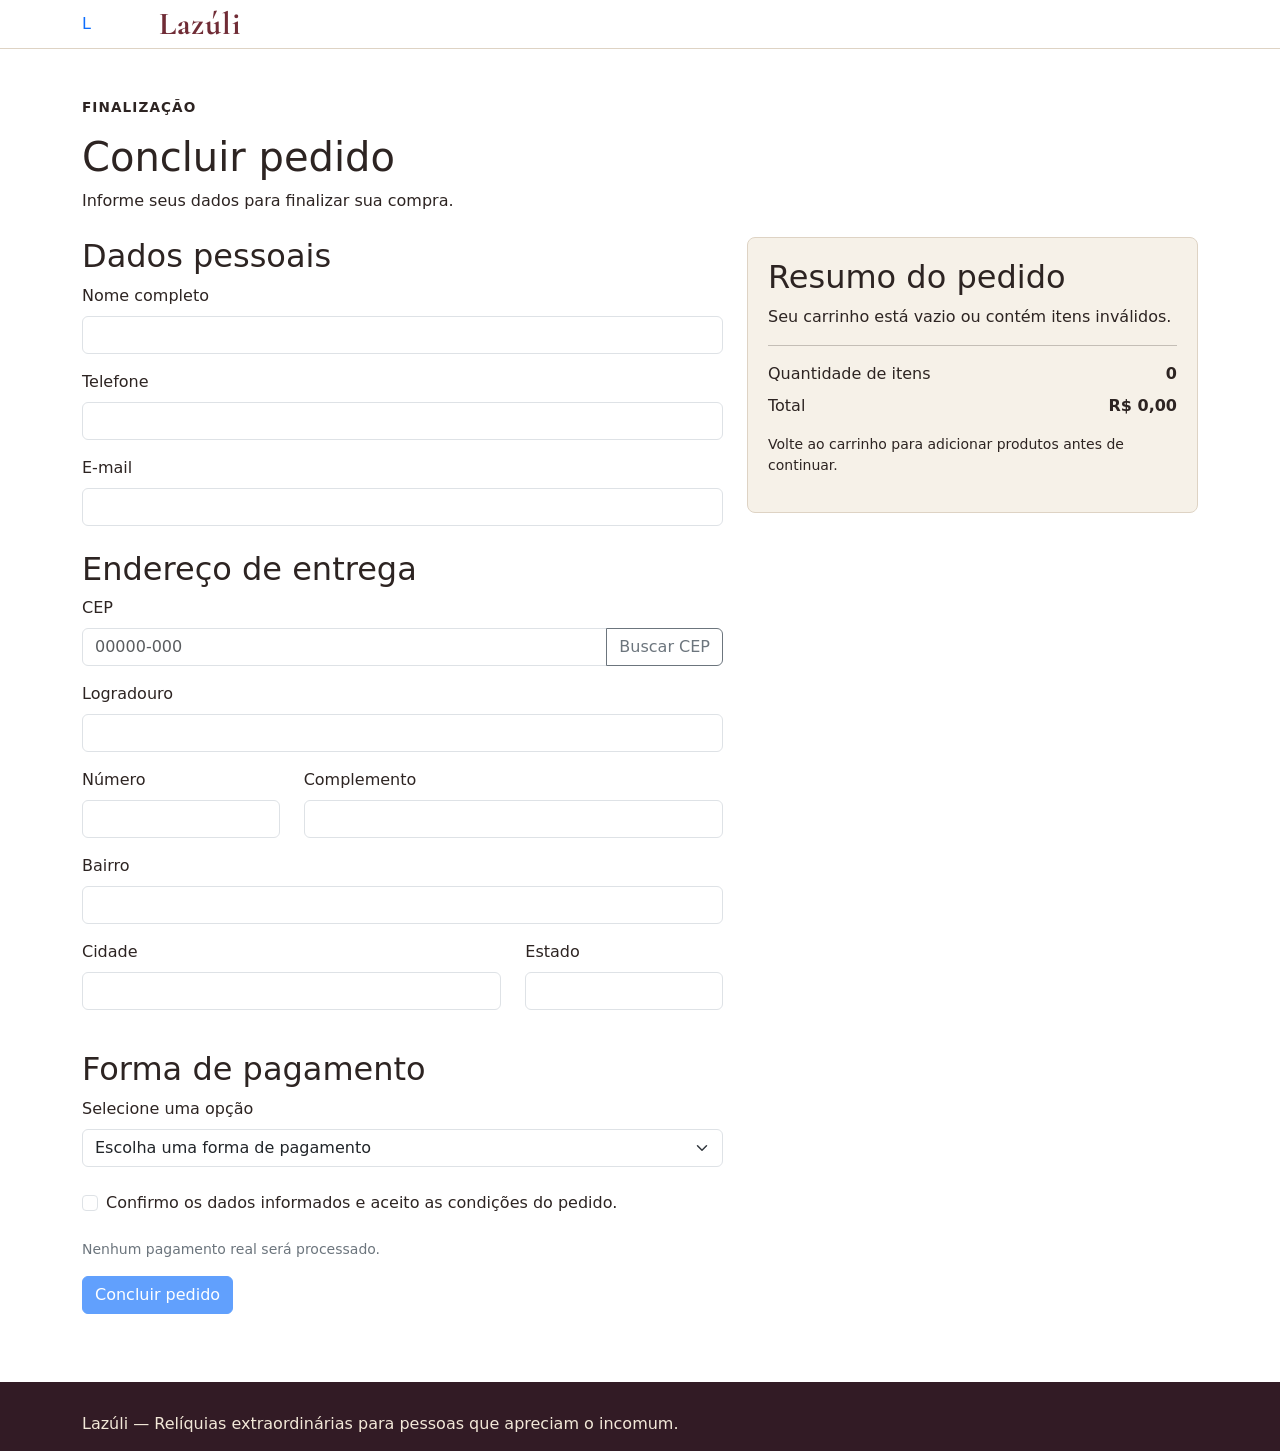
<file: loja-escola-main/loja-escola-main/web/checkout.html>
<!doctype html>
<html lang="pt-BR">

<head>
  <meta charset="utf-8">
  <meta name="viewport" content="width=device-width, initial-scale=1">
  <meta name="description" content="Finalize seu pedido e informe os dados de entrega na Lazúli.">

  <title>Lazúli | Finalizar pedido</title>

  <link
    href="https://cdn.jsdelivr.net/npm/bootstrap@5.3.3/dist/css/bootstrap.min.css"
    rel="stylesheet">

  <link rel="preconnect" href="https://fonts.googleapis.com">
  <link rel="preconnect" href="https://fonts.gstatic.com" crossorigin>
  <link
    href="https://fonts.googleapis.com/css2?family=Cormorant+Garamond:wght@400;500;600;700&display=swap"
    rel="stylesheet">

  <link rel="stylesheet" href="css/styles.css">
</head>

<body>

  <header class="site-header">
    <div class="container">
      <a href="index.html" class="brand-lockup text-decoration-none">
        <span class="logo-lazuli">L</span>
        <span class="brand-name">Lazúli</span>
      </a>
    </div>
  </header>

  <main class="container py-5">

    <div class="mb-4">
      <p class="eyebrow">Finalização</p>
      <h1>Concluir pedido</h1>
      <p>Informe seus dados para finalizar sua compra.</p>
    </div>

    <div class="row g-4">

      <section class="col-lg-7">

        <form id="checkoutForm">

          <div class="mb-4">
            <h2>Dados pessoais</h2>

            <div class="mb-3">
              <label for="nome" class="form-label">Nome completo</label>
              <input
                type="text"
                class="form-control"
                id="nome"
                name="nome"
                autocomplete="name"
                required>
            </div>

            <div class="mb-3">
              <label for="telefone" class="form-label">Telefone</label>
              <input
                type="tel"
                class="form-control"
                id="telefone"
                name="telefone"
                autocomplete="tel">
            </div>

            <div class="mb-3">
              <label for="email" class="form-label">E-mail</label>
              <input
                type="email"
                class="form-control"
                id="email"
                name="email"
                autocomplete="email"
                required>
            </div>
          </div>

          <div class="mb-4">
            <h2>Endereço de entrega</h2>

            <div class="mb-3">
              <label for="cep" class="form-label">CEP</label>

              <div class="input-group">
                <input
                  type="text"
                  class="form-control"
                  id="cep"
                  name="cep"
                  maxlength="9"
                  inputmode="numeric"
                  autocomplete="postal-code"
                  placeholder="00000-000"
                  required>

                <button
                  type="button"
                  class="btn btn-outline-secondary"
                  id="buscarCep">
                  Buscar CEP
                </button>
              </div>

              <div id="cepFeedback" class="form-text" aria-live="polite"></div>
            </div>

            <div class="mb-3">
              <label for="logradouro" class="form-label">Logradouro</label>
              <input
                type="text"
                class="form-control"
                id="logradouro"
                name="logradouro"
                autocomplete="street-address"
                required>
            </div>

            <div class="row">
              <div class="col-md-4 mb-3">
                <label for="numero" class="form-label">Número</label>
                <input
                  type="text"
                  class="form-control"
                  id="numero"
                  name="numero"
                  required>
              </div>

              <div class="col-md-8 mb-3">
                <label for="complemento" class="form-label">Complemento</label>
                <input
                  type="text"
                  class="form-control"
                  id="complemento"
                  name="complemento">
              </div>
            </div>

            <div class="mb-3">
              <label for="bairro" class="form-label">Bairro</label>
              <input
                type="text"
                class="form-control"
                id="bairro"
                name="bairro">
            </div>

            <div class="row">
              <div class="col-md-8 mb-3">
                <label for="cidade" class="form-label">Cidade</label>
                <input
                  type="text"
                  class="form-control"
                  id="cidade"
                  name="cidade"
                  autocomplete="address-level2"
                  required>
              </div>

              <div class="col-md-4 mb-3">
                <label for="estado" class="form-label">Estado</label>
                <input
                  type="text"
                  class="form-control"
                  id="estado"
                  name="estado"
                  autocomplete="address-level1"
                  required>
              </div>
            </div>
          </div>

          <div class="mb-4">
            <h2>Forma de pagamento</h2>

            <div class="mb-3">
              <label for="pagamento" class="form-label">Selecione uma opção</label>

              <select
                class="form-select"
                id="pagamento"
                name="pagamento"
                required>
                <option value="">Escolha uma forma de pagamento</option>
                <option value="pix">Pix</option>
                <option value="credito">Cartão de crédito</option>
                <option value="boleto">Boleto bancário</option>
              </select>
            </div>
          </div>

          <div class="form-check mb-4">
            <input
              class="form-check-input"
              type="checkbox"
              id="termos"
              name="termos"
              required>

            <label class="form-check-label" for="termos">
              Confirmo os dados informados e aceito as condições do pedido.
            </label>
          </div>

          <p class="small text-secondary">
            Nenhum pagamento real será processado.
          </p>

          <button type="submit" class="btn btn-primary" id="concluirPedido">
            Concluir pedido
          </button>

        </form>

      </section>

      <aside class="col-lg-5">
        <div class="summary-box">
          <h2>Resumo do pedido</h2>

          <div id="resumoItens"></div>

          <hr>

          <div class="d-flex justify-content-between">
            <span>Quantidade de itens</span>
            <strong id="resumoQuantidade">0</strong>
          </div>

          <div class="d-flex justify-content-between mt-2">
            <span>Total</span>
            <strong id="resumoTotal">R$ 0,00</strong>
          </div>

          <p id="resumoFeedback" class="small mt-3" aria-live="polite"></p>
        </div>
      </aside>

    </div>

  </main>

  <footer class="site-footer">
    <div class="container">
      <p class="mb-0">Lazúli — Relíquias extraordinárias para pessoas que apreciam o incomum.</p>
    </div>
  </footer>

  <script src="js/checkout.js"></script>

</body>
</html>
</file>
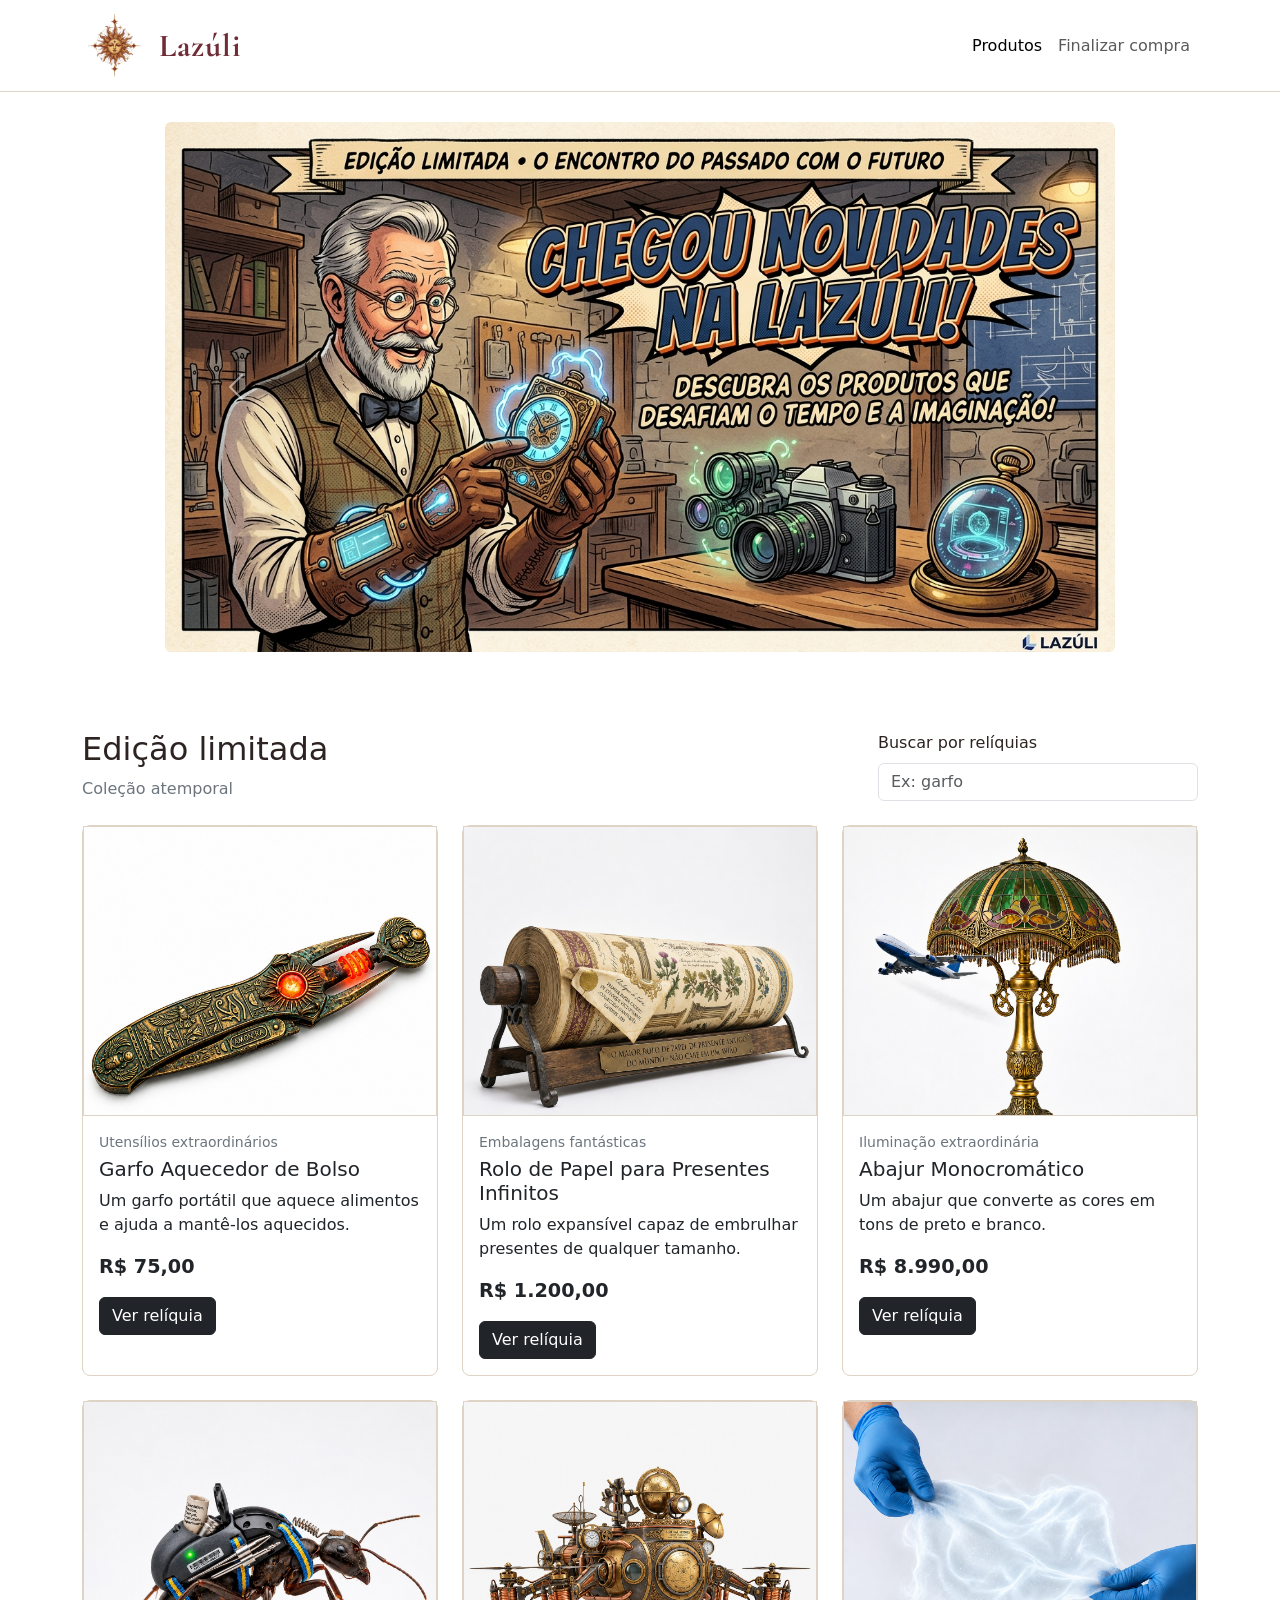
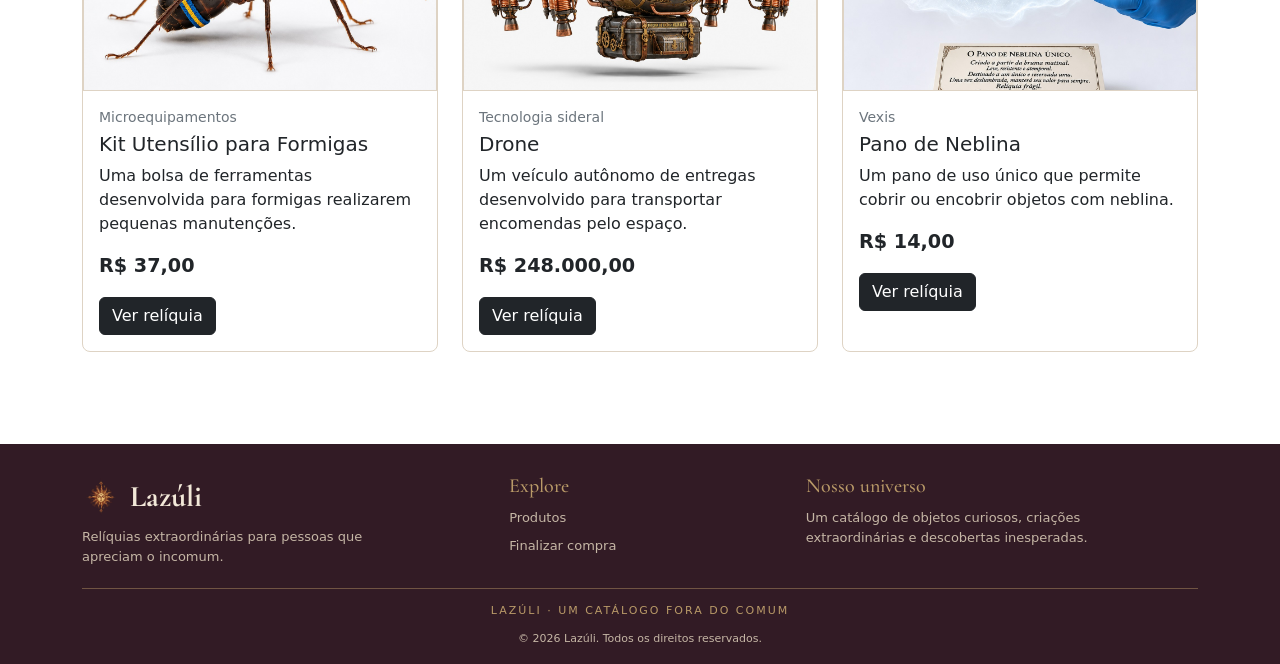
<file: loja-escola-main/loja-escola-main/web/sucesso.html>
<!doctype html>
<html lang="pt-BR">

<head>
  <meta charset="utf-8">
  <meta name="viewport" content="width=device-width, initial-scale=1">
  <meta name="description" content="Confirmação do pedido realizado na Lazúli.">

  <title>Lazúli | Pedido concluído</title>

  <link
    href="https://cdn.jsdelivr.net/npm/bootstrap@5.3.3/dist/css/bootstrap.min.css"
    rel="stylesheet">

  <link rel="stylesheet" href="css/styles.css">

  <link rel="preconnect" href="https://fonts.googleapis.com">
  <link rel="preconnect" href="https://fonts.gstatic.com" crossorigin>

  <link href="https://fonts.googleapis.com/css2?family=Cormorant+Garamond:ital,wght@0,600;0,700;1,600&display=swap" rel="stylesheet">
</head>

<body>

  <a class="skip-link" href="#conteudo">
    Pular para o conteúdo principal
  </a>

  <!-- CABEÇALHO -->
  <header class="site-header">

    <nav class="navbar" aria-label="Navegação principal">

      <div class="container">

        <a class="brand-lockup navbar-brand" href="index.html">

          <img
            class="logo-lazuli"
            src="imagem loja escola/logo.png"
            alt="Logo Lazúli">

          <span class="brand-name">Lazúli</span>

        </a>

      </div>

    </nav>

  </header>

  <!-- CONFIRMAÇÃO DO PEDIDO -->
  <main id="conteudo" class="container py-5">

    <section
      class="success-panel mx-auto text-center"
      aria-labelledby="titulo-sucesso">

      <div class="success-icon" aria-hidden="true">
        ✓
      </div>

      <p class="eyebrow">
        Pedido registrado
      </p>

      <h1 id="titulo-sucesso">
        Pedido concluído com sucesso!
      </h1>

      <p class="lead" id="mensagemCliente">
        Obrigado por escolher a Lazúli. Confira abaixo os detalhes do seu pedido.
      </p>

      <dl class="order-data">

        <!-- NÚMERO DO PEDIDO -->
        <div>
          <dt>Número do pedido</dt>
          <dd id="numeroPedido">PED-000000</dd>
        </div>

        <!-- PRODUTOS -->
        <div>
          <dt>Produtos adquiridos</dt>

          <dd id="pedidoProdutos">
            —
          </dd>
        </div>

        <!-- QUANTIDADE TOTAL -->
        <div>
          <dt>Quantidade total de itens</dt>

          <dd id="pedidoQuantidade">
            —
          </dd>
        </div>

        <!-- VALOR TOTAL -->
        <div>
          <dt>Valor total do pedido</dt>

          <dd id="produtoTotal">
            —
          </dd>
        </div>

        <!-- STATUS -->
        <div>
          <dt>Status</dt>

          <dd>
            Pedido registrado
          </dd>
        </div>

      </dl>

      <p class="small text-secondary mb-4">
        Esta confirmação não representa uma cobrança ou pagamento real.
      </p>

      <a class="btn btn-dark" href="index.html">
        Voltar para a loja
      </a>

    </section>

  </main>

  <!-- RODAPÉ -->
  <footer class="site-footer">

    <div class="container">

      <div class="footer-main">

        <div class="footer-brand">

          <a href="index.html" class="footer-logo">

            <img src="imagem loja escola/logo.png" alt="">

            <span>Lazúli</span>

          </a>

          <p>
            Relíquias extraordinárias para pessoas
            que apreciam o incomum.
          </p>

        </div>

        <div class="footer-navigation">

          <h3>Explore</h3>

          <a href="index.html">Produtos</a>

          <a href="checkout.html">Finalizar compra</a>

        </div>

        <div class="footer-about">

          <h3>Nosso universo</h3>

          <p>
            Um catálogo de objetos curiosos,
            criações extraordinárias e descobertas inesperadas.
          </p>

        </div>

      </div>

      <div class="footer-bottom">

        <p>LAZÚLI · UM CATÁLOGO FORA DO COMUM</p>

        <span>
          © 2026 Lazúli. Todos os direitos reservados.
        </span>

      </div>

    </div>

  </footer>

  <script src="js/success.js"></script>

</body>
</html>
</file>
<file: web/css/styles.css>
/* ========================================
   LAZÚLI — ESTILIZAÇÃO GERAL
======================================== */

:root {
    --surface: #f6f1e8;
    --surface-light: #fbf8f2;
    --surface-dark: #e9dfd0;

    --ink: #2d2422;
    --muted: #766b63;

    --border: #ded3c4;

    --accent: #702c36;
    --accent-dark: #321b25;
    --accent-soft: #e8d9b5;

    --white: #ffffff;

    --footer-bg: #321b25;
    --footer-text: #f6f1e8;
}

* {
    box-sizing: border-box;
}

html {
    scroll-behavior: smooth;
}

body {
    margin: 0;
    background-color: var(--surface);
    color: var(--ink);
    font-family: Arial, Helvetica, sans-serif;
    line-height: 1.6;
}

img {
    max-width: 100%;
}

a {
    color: var(--accent);
    text-decoration: none;
}

a:hover {
    color: var(--accent-dark);
}

button,
input,
select,
textarea {
    font: inherit;
}

/* ========================================
   ACESSIBILIDADE
======================================== */

.skip-link {
    position: absolute;
    top: -100px;
    left: 15px;
    z-index: 1000;
    padding: 10px 16px;
    background-color: var(--accent-dark);
    color: var(--white);
    border-radius: 4px;
}

.skip-link:focus {
    top: 15px;
}

:focus-visible {
    outline: 3px solid var(--accent);
    outline-offset: 3px;
}

/* ========================================
   CABEÇALHO E NAVEGAÇÃO
======================================== */

.site-header {
    background-color: var(--surface-light);
    border-bottom: 1px solid var(--border);
}

.site-header .navbar {
    padding: 14px 0;
}

.site-header .container {
    display: flex;
    align-items: center;
    justify-content: space-between;
}

.brand-lockup {
    display: inline-flex;
    align-items: center;
    gap: 12px;
    margin: 0;
    padding: 0;
    text-decoration: none;
}

.logo-lazuli {
    display: block;
    flex-shrink: 0;
    width: 55px;
    height: 55px;
    object-fit: contain;
}

.brand-name {
    color: var(--accent-dark);
    font-family: "Cormorant Garamond", Georgia, serif;
    font-size: 2rem;
    font-weight: 700;
    letter-spacing: 1px;
    line-height: 1;
}

.site-header .nav-link {
    color: var(--accent-dark);
    font-size: 0.95rem;
    font-weight: 500;
    transition: color 0.2s ease;
}

.site-header .nav-link:hover {
    color: var(--accent);
}

/* ========================================
   TÍTULOS E TEXTOS
======================================== */

h1,
h2,
h3,
h4,
h5 {
    color: var(--accent-dark);
    font-family: "Cormorant Garamond", Georgia, serif;
    font-weight: 600;
}

h1 {
    font-size: clamp(2.2rem, 5vw, 3.5rem);
    line-height: 1.1;
}

h2 {
    font-size: clamp(1.8rem, 4vw, 2.5rem);
}

p {
    color: var(--muted);
}

.eyebrow {
    margin-bottom: 8px;
    color: var(--accent);
    font-size: 0.75rem;
    font-weight: 700;
    letter-spacing: 2px;
    text-transform: uppercase;
}

/* ========================================
   DESTAQUE / HERO
======================================== */

.hero {
    padding: 75px 0;
    background-color: var(--surface-dark);
}

.hero h1 {
    max-width: 650px;
    margin-bottom: 20px;
}

.hero p {
    max-width: 550px;
    font-size: 1.05rem;
}

.hero .btn {
    margin-top: 15px;
}

/* ========================================
   BOTÕES
======================================== */

.btn-dark {
    padding: 10px 22px;
    background-color: var(--accent-dark);
    border: 1px solid var(--accent-dark);
    color: var(--white);
    transition: background-color 0.2s ease,
        border-color 0.2s ease,
        transform 0.2s ease;
}

.btn-dark:hover {
    background-color: var(--accent);
    border-color: var(--accent);
    color: var(--white);
    transform: translateY(-2px);
}

.btn-outline-dark {
    color: var(--accent-dark);
    border-color: var(--accent-dark);
}

.btn-outline-dark:hover {
    background-color: var(--accent-dark);
    border-color: var(--accent-dark);
    color: var(--white);
}

/* ========================================
   FILTROS E PESQUISA
======================================== */

.filter-area {
    margin-bottom: 30px;
}

.filter-area .form-control,
.filter-area .form-select {
    min-height: 45px;
    background-color: var(--surface-light);
    border: 1px solid var(--border);
    border-radius: 5px;
}

.filter-area .form-control:focus,
.filter-area .form-select:focus {
    border-color: var(--accent);
    box-shadow: 0 0 0 0.2rem rgba(112, 44, 54, 0.12);
}

/* ========================================
   CARDS DE PRODUTOS
======================================== */

.product-card {
    height: 100%;
    overflow: hidden;
    background-color: var(--surface-light);
    border: 1px solid var(--border);
    border-radius: 8px;
    transition: transform 0.25s ease,
        box-shadow 0.25s ease;
}

.product-card:hover {
    transform: translateY(-5px);
    box-shadow: 0 8px 20px rgba(45, 36, 34, 0.09);
}

.product-card .card-body {
    padding: 22px;
}

.product-card h3 {
    margin-bottom: 10px;
}

.product-card p {
    font-size: 0.95rem;
}

.product-card .small {
    color: var(--accent) !important;
    font-size: 0.75rem;
    font-weight: 700;
    letter-spacing: 1px;
    text-transform: uppercase;
}

.product-card .btn {
    margin-top: 8px;
}

/* ========================================
   IMAGENS DOS PRODUTOS
======================================== */

.product-illustration {
    min-height: 220px;
    display: flex;
    align-items: center;
    justify-content: center;
    background-color: #f0e8dc;
    font-size: 5rem;
}

.product-illustration img {
    width: 100%;
    height: 220px;
    padding: 15px;
    object-fit: contain;
}

/* ========================================
   DETALHES DO PRODUTO
======================================== */

.product-page {
    padding-top: 35px;
    padding-bottom: 70px;
}

.product-detail-illustration {
    width: 100%;
    height: 450px;
    min-height: 350px;
    display: flex;
    align-items: center;
    justify-content: center;
    padding: 25px;
    overflow: hidden;
    background-color: #f0e8dc;
    border: 1px solid var(--border);
    border-radius: 8px;
}

.product-detail-illustration img {
    display: block;
    width: auto;
    height: auto;
    max-width: 100%;
    max-height: 100%;
    object-fit: contain;
}

.product-information {
    padding: 5px 0;
}

.product-title {
    margin-bottom: 18px;
    color: var(--accent-dark);
    font-size: clamp(2.3rem, 4vw, 3.4rem);
    line-height: 1.1;
}

.product-description {
    max-width: 550px;
    margin: 20px 0;
    font-size: 1.05rem;
    line-height: 1.8;
}

.price {
    margin: 15px 0;
    color: var(--accent);
    font-size: 1.25rem;
    font-weight: 700;
}

.price-large {
    margin: 20px 0;
    color: var(--accent);
    font-size: 2rem;
    font-weight: 700;
}

/* ========================================
   INFORMAÇÕES DO PRODUTO
======================================== */

.product-details {
    margin-top: 35px;
}

.product-details h2 {
    margin-bottom: 18px;
    font-size: 1.7rem;
}

.product-detail-item {
    padding: 15px 0;
    border-bottom: 1px solid var(--border);
}

.product-detail-item h3 {
    margin-bottom: 5px;
    font-family: Arial, Helvetica, sans-serif;
    font-size: 0.9rem;
    font-weight: 700;
}

.product-detail-item p {
    margin: 0;
    font-size: 0.95rem;
}

/* ========================================
   COMPRA E QUANTIDADE
======================================== */

.product-purchase {
    margin-top: 30px;
    padding-top: 25px;
    border-top: 1px solid var(--border);
}

.quantity-field {
    max-width: 120px;
    min-height: 45px;
    background-color: var(--surface-light);
    border: 1px solid var(--border);
    border-radius: 5px;
}

.quantity-field:focus {
    border-color: var(--accent);
    box-shadow: 0 0 0 0.2rem rgba(112, 44, 54, 0.12);
}

.product-buy-button {
    width: 100%;
    max-width: 350px;
    padding: 13px 25px;
    background-color: var(--accent-dark);
    border: 1px solid var(--accent-dark);
    color: var(--white);
    font-weight: 600;
    transition: background-color 0.2s ease;
}

.product-buy-button:hover {
    background-color: var(--accent);
    color: var(--white);
}

#produtoFeedback {
    color: var(--accent);
    font-size: 0.9rem;
}

/* ========================================
   FORMULÁRIOS
======================================== */

.form-label {
    color: var(--ink);
    font-weight: 600;
}

.form-control,
.form-select {
    min-height: 45px;
    background-color: var(--surface-light);
    border: 1px solid var(--border);
    border-radius: 5px;
}

.form-control:focus,
.form-select:focus {
    background-color: var(--surface-light);
    border-color: var(--accent);
    box-shadow: 0 0 0 0.2rem rgba(112, 44, 54, 0.12);
}

textarea.form-control {
    min-height: 110px;
}

fieldset {
    border: 0;
}

legend {
    color: var(--accent-dark);
    font-family: "Cormorant Garamond", Georgia, serif;
    font-weight: 600;
}

/* ========================================
   CARRINHO DE COMPRAS
======================================== */

.cart-item {
    display: flex;
    align-items: center;
    gap: 20px;
    padding: 20px;
    margin-bottom: 18px;
    background-color: var(--surface-light);
    border: 1px solid var(--border);
    border-radius: 8px;
}

.cart-item img {
    width: 120px;
    height: 120px;
    object-fit: contain;
    background-color: #f0e8dc;
    border-radius: 6px;
}

.cart-item h3 {
    margin-bottom: 6px;
    font-size: 1.4rem;
}

.cart-item p {
    margin-bottom: 6px;
}

.cart-item .form-control {
    max-width: 90px;
}

.cart-item button {
    white-space: nowrap;
}

.cart-summary {
    padding: 25px;
    background-color: var(--surface-light);
    border: 1px solid var(--border);
    border-radius: 8px;
}

.cart-summary h2 {
    margin-bottom: 20px;
    font-size: 1.8rem;
}

.cart-summary strong {
    color: var(--accent-dark);
}

#carrinhoVazio {
    padding: 35px 20px;
    background-color: var(--surface-light);
    border: 1px solid var(--border);
    border-radius: 8px;
    text-align: center;
}

/* ========================================
   CHECKOUT E RESUMO DA COMPRA
======================================== */

#checkoutForm > .mb-4 {
    padding-bottom: 25px;
    border-bottom: 1px solid var(--border);
}

#checkoutForm h2 {
    margin-bottom: 22px;
    font-size: 1.9rem;
}

#checkoutForm .form-control,
#checkoutForm .form-select {
    min-height: 48px;
    padding: 10px 13px;
    background-color: var(--surface-light);
    border: 1px solid var(--border);
    border-radius: 5px;
    color: var(--ink);
}

#checkoutForm .form-control::placeholder {
    color: #a69a90;
}

#checkoutForm .form-control:focus,
#checkoutForm .form-select:focus {
    border-color: var(--accent);
    box-shadow: 0 0 0 3px rgba(112, 44, 54, 0.12);
}

#buscarCep {
    border-color: var(--accent);
    color: var(--accent-dark);
    transition: 0.2s ease;
}

#buscarCep:hover {
    background-color: var(--accent);
    color: var(--white);
}

#cepFeedback,
#resumoFeedback {
    color: var(--muted);
    font-size: 0.85rem;
}

.checkout-summary {
    position: sticky;
    top: 25px;
    padding: 28px;
    background-color: var(--surface-light);
    border: 1px solid var(--border);
    border-radius: 8px;
    box-shadow: 0 5px 18px rgba(45, 36, 34, 0.05);
}

.checkout-summary h2 {
    padding-bottom: 15px;
    margin-bottom: 15px;
    border-bottom: 1px solid var(--border);
    font-size: 2rem;
}

.summary-item {
    display: flex;
    align-items: center;
    justify-content: space-between;
    gap: 15px;
    padding: 16px 0;
    border-bottom: 1px solid var(--border);
}

.summary-item:last-child {
    border-bottom: 0;
}

.summary-item p {
    margin: 0;
    color: var(--ink);
    font-size: 0.9rem;
}

.summary-item strong {
    color: var(--accent);
    white-space: nowrap;
}

.checkout-summary .d-flex {
    color: var(--muted);
}

.checkout-summary #resumoQuantidade,
.checkout-summary #resumoTotal {
    color: var(--accent-dark);
}

.checkout-summary #resumoTotal {
    font-size: 1.25rem;
}

#checkoutForm .form-check-input {
    border-color: var(--border);
}

#checkoutForm .form-check-input:checked {
    background-color: var(--accent);
    border-color: var(--accent);
}

#checkoutForm .form-check-input:focus {
    border-color: var(--accent);
    box-shadow: 0 0 0 3px rgba(112, 44, 54, 0.12);
}

#concluirPedido {
    width: 100%;
    min-height: 50px;
    margin-top: 8px;
    background-color: var(--accent-dark);
    border: 1px solid var(--accent-dark);
    color: var(--white);
    font-weight: 600;
    letter-spacing: 0.4px;
    transition: 0.2s ease;
}

#concluirPedido:hover:not(:disabled) {
    background-color: var(--accent);
    border-color: var(--accent);
    transform: translateY(-2px);
}

#concluirPedido:disabled {
    opacity: 0.55;
    cursor: not-allowed;
}

/* ========================================
   OBSERVAÇÕES E MENSAGENS
======================================== */

.note,
.info-box {
    padding: 18px;
    background-color: var(--surface-dark);
    border-left: 4px solid var(--accent);
    border-radius: 4px;
}

.note p,
.info-box p {
    margin: 0;
}

/* ========================================
   PÁGINA DE SUCESSO
======================================== */

.success-panel {
    max-width: 750px;
    padding: 45px 35px;
    background-color: var(--surface-light);
    border: 1px solid var(--border);
    border-radius: 10px;
}

.success-icon {
    width: 65px;
    height: 65px;
    display: flex;
    align-items: center;
    justify-content: center;
    margin: 0 auto 25px;
    background-color: var(--accent-soft);
    border-radius: 50%;
    color: var(--accent-dark);
    font-size: 2rem;
    font-weight: 700;
}

.success-panel h1 {
    margin-bottom: 20px;
}

.success-panel .lead {
    margin-bottom: 30px;
}

.order-data {
    margin: 30px 0;
    padding: 20px;
    background-color: var(--surface);
    border-radius: 6px;
    text-align: left;
}

.order-data div {
    display: flex;
    justify-content: space-between;
    gap: 20px;
    padding: 12px 0;
    border-bottom: 1px solid var(--border);
}

.order-data div:last-child {
    border-bottom: 0;
}

.order-data dt {
    color: var(--muted);
    font-weight: 500;
}

.order-data dd {
    margin: 0;
    color: var(--accent-dark);
    font-weight: 700;
    text-align: right;
}

/* ========================================
   RODAPÉ
======================================== */

.site-footer {
    margin-top: 60px;
    padding: 45px 0 20px;
    background-color: var(--footer-bg);
    color: var(--footer-text);
}

.site-footer p,
.site-footer span {
    color: var(--footer-text);
}

.footer-main {
    display: grid;
    grid-template-columns: 1.5fr 1fr 1.3fr;
    gap: 45px;
    padding-bottom: 35px;
}

.footer-brand,
.footer-navigation,
.footer-about {
    display: flex;
    flex-direction: column;
    align-items: flex-start;
}

.footer-logo {
    display: flex;
    align-items: center;
    gap: 12px;
    margin-bottom: 15px;
    color: var(--footer-text);
    font-family: "Cormorant Garamond", Georgia, serif;
    font-size: 2rem;
    font-weight: 600;
}

.footer-logo img {
    width: 50px;
    height: 50px;
    object-fit: contain;
}

.footer-brand p,
.footer-about p {
    max-width: 300px;
    color: #e0d3c8;
    font-size: 0.9rem;
}

.footer-navigation h3,
.footer-about h3 {
    margin-bottom: 15px;
    color: var(--accent-soft);
    font-family: "Cormorant Garamond", Georgia, serif;
    font-size: 1.4rem;
}

.footer-navigation a {
    margin-bottom: 8px;
    color: #e0d3c8;
    font-size: 0.9rem;
    transition: color 0.2s ease;
}

.footer-navigation a:hover {
    color: var(--accent-soft);
}

.footer-bottom {
    display: flex;
    justify-content: space-between;
    align-items: center;
    gap: 20px;
    padding-top: 20px;
    border-top: 1px solid rgba(255, 255, 255, 0.2);
}

.footer-bottom p {
    margin: 0;
    color: var(--accent-soft);
    font-size: 0.75rem;
    font-weight: 700;
    letter-spacing: 1.5px;
}

.footer-bottom span {
    color: #cbbdb4;
    font-size: 0.75rem;
}

/* ========================================
   CARROSSEL
======================================== */

.carousel {
    overflow: hidden;
    border-radius: 8px;
}

.carousel img {
    width: 100%;
    height: 420px;
    object-fit: cover;
}

.carousel-control-prev-icon,
.carousel-control-next-icon {
    filter: drop-shadow(0 1px 3px rgba(0, 0, 0, 0.5));
}

/* ========================================
   RESPONSIVIDADE — TABLETS
======================================== */

@media (max-width: 991px) {

    .hero {
        padding: 55px 0;
    }

    .product-detail-illustration {
        height: 380px;
    }

    .footer-main {
        grid-template-columns: 1fr 1fr;
        gap: 35px;
    }

    .footer-brand {
        grid-column: 1 / -1;
    }

    .checkout-summary {
        position: static;
        margin-top: 10px;
    }

}

/* ========================================
   RESPONSIVIDADE — CELULARES
======================================== */

@media (max-width: 576px) {

    body {
        font-size: 0.95rem;
    }

    .site-header .navbar {
        padding: 10px 0;
    }

    .brand-lockup {
        gap: 7px;
    }

    .logo-lazuli {
        width: 45px;
        height: 45px;
    }

    .brand-name {
        font-size: 1.7rem;
    }

    .site-header .btn {
        padding: 7px 10px;
        font-size: 0.8rem;
    }

    .hero {
        padding: 40px 0;
    }

    .product-illustration {
        min-height: 180px;
    }

    .product-illustration img {
        height: 180px;
    }

    .product-detail-illustration {
        height: 290px;
        min-height: 250px;
        padding: 15px;
    }

    .product-detail-illustration img {
        max-height: 260px;
    }

    .product-title {
        font-size: 2.3rem;
    }

    .product-description {
        font-size: 0.95rem;
    }

    .price-large {
        font-size: 1.7rem;
    }

    .product-buy-button {
        max-width: 100%;
    }

    .cart-item {
        flex-wrap: wrap;
        gap: 12px;
        padding: 15px;
    }

    .cart-item img {
        width: 90px;
        height: 90px;
    }

    .cart-item h3 {
        font-size: 1.2rem;
    }

    .checkout-summary {
        padding: 20px;
    }

    .checkout-summary h2 {
        font-size: 1.7rem;
    }

    #checkoutForm h2 {
        font-size: 1.65rem;
    }

    #buscarCep {
        padding: 8px 12px;
        font-size: 0.85rem;
    }

    .success-panel {
        padding: 30px 18px;
    }

    .order-data {
        padding: 15px;
    }

    .order-data div {
        flex-direction: column;
        gap: 3px;
    }

    .order-data dd {
        text-align: left;
    }

    .footer-main {
        grid-template-columns: 1fr;
        gap: 30px;
    }

    .footer-brand {
        grid-column: auto;
    }

    .footer-bottom {
        flex-direction: column;
        align-items: flex-start;
        gap: 8px;
    }

    .carousel img {
        height: 250px;
    }

}

/* ========================================
   ACESSIBILIDADE — MOVIMENTO
======================================== */

@media (prefers-reduced-motion: reduce) {

    *,
    *::before,
    *::after {
        scroll-behavior: auto !important;
        transition-duration: 0.01ms !important;
        animation-duration: 0.01ms !important;
        animation-iteration-count: 1 !important;
    }

}
</file>
<file: loja-escola-main/loja-escola-main/web/css/styles.css>
/* ==========================================
   IDENTIDADE VISUAL — LAZÚLI
========================================== */

:root {
  --surface: #f6f1e8;
  --ink: #2d2422;
  --muted: #766b63;
  --border: #ded3c4;

  --accent: #702c36;
  --accent-dark: #321b25;
  --accent-soft: #e8d9b5;

  --footer-text: #f2e8d8;
  --footer-muted: #c5b6a5;
  --footer-gold: #b99a68;
}

/* ==========================================
   CONFIGURAÇÕES GERAIS
========================================== */

body {
  color: var(--ink);
  background: #fff;
}

/* Link de acessibilidade para pular ao conteúdo */

.skip-link {
  position: absolute;
  top: -60px;
  left: 1rem;
  z-index: 1000;
  padding: .75rem 1rem;
  background: #000;
  color: #fff;
}

.skip-link:focus {
  top: 1rem;
}

/* Cabeçalho */

.site-header {
  border-bottom: 1px solid var(--border);
  background: #fff;
}

/* ==========================================
   IDENTIDADE DA MARCA
========================================== */

.brand-lockup {
  display: flex;
  align-items: center;
  gap: 12px;
  text-decoration: none;
}

.logo-lazuli {
  width: 65px;
  height: auto;
  object-fit: contain;
}

.brand-name {
  font-family: 'Cormorant Garamond', serif;
  font-size: 2rem;
  font-weight: 700;
  color: var(--accent);
  letter-spacing: 1px;
}

/* ==========================================
   DESTAQUE PRINCIPAL
========================================== */

.hero {
  background: var(--surface);
  border-bottom: 1px solid var(--border);
}

.eyebrow {
  font-size: .85rem;
  font-weight: 700;
  letter-spacing: .08em;
  text-transform: uppercase;
}

/* ==========================================
   CARROSSEL
========================================== */

.carousel {
  width: 75%;
  max-width: 950px;
  margin: 30px auto;
}

.carousel-item img {
  display: block;
  width: 100%;
  height: auto;
  object-fit: contain;
  border-radius: 6px;
}

/* ==========================================
   CATÁLOGO DE PRODUTOS
========================================== */

.product-filter {
  width: min(100%, 320px);
}

.product-card {
  border: 1px solid var(--border);
  border-radius: 8px;
  box-shadow: none;
  transition: transform .2s ease, box-shadow .2s ease;
}

.product-card:hover {
  transform: translateY(-2px);
  box-shadow: 0 5px 16px rgba(50, 27, 37, .08);
}

.product-illustration {
  display: grid;
  place-items: center;
  width: 100%;
  height: 290px;
  overflow: hidden;
  background: var(--surface);
  border: 1px solid var(--border);
}

.product-illustration img {
  width: 100%;
  height: 100%;
  object-fit: contain;
}

/* ==========================================
   DETALHES DO PRODUTO
========================================== */

.product-detail-illustration {
  display: flex;
  justify-content: center;
  align-items: center;
  min-height: 350px;
  height: 350px;
  padding: 20px;
  overflow: hidden;
  background: var(--surface);
  border: 1px solid var(--border);
  border-radius: 10px;
}

.product-detail-illustration img {
  max-width: 100%;
  max-height: 100%;
  width: auto;
  height: auto;
  object-fit: contain;
}

/* Preços */

.price {
  font-size: 1.2rem;
  font-weight: 700;
}

.price-large {
  font-size: 2rem;
}

/* Quantidade */

.quantity-field {
  max-width: 120px;
}

/* ==========================================
   RESUMOS E INFORMAÇÕES
========================================== */

.learning-note,
.summary-box {
  padding: 1.25rem;
  background: var(--surface);
  border: 1px solid var(--border);
  border-radius: 8px;
}

.summary-box {
  position: sticky;
  top: 1rem;
}

/* ==========================================
   PÁGINA DE CONFIRMAÇÃO
========================================== */

.success-panel {
  max-width: 720px;
  padding: 3rem 1.5rem;
}

.success-icon {
  display: grid;
  place-items: center;
  width: 72px;
  height: 72px;
  margin: 0 auto 1.5rem;
  border-radius: 50%;
  background: var(--accent-soft);
  font-size: 2rem;
  font-weight: 800;
}

.order-data {
  display: grid;
  gap: 1rem;
  margin: 2rem 0;
  text-align: left;
}

.order-data > div {
  padding: 1rem;
  border: 1px solid var(--border);
}

.order-data dt {
  font-size: .85rem;
  color: var(--muted);
}

.order-data dd {
  margin: .25rem 0 0;
  font-weight: 700;
}

/* ==========================================
   RODAPÉ
========================================== */

.site-footer {
  margin-top: 20px;
  padding: 30px 0 15px;
  background-color: var(--accent-dark);
  color: var(--footer-text);
}

/* Área principal */

.footer-main {
  display: grid;
  grid-template-columns: 1.5fr 1fr 1.5fr;
  gap: 35px;
  padding-bottom: 22px;
}

/* Marca */

.footer-logo {
  display: inline-flex;
  align-items: center;
  gap: 10px;
  margin-bottom: 8px;
  color: var(--footer-text);
  text-decoration: none;
}

.footer-logo img {
  width: 38px;
  height: 38px;
  object-fit: contain;
}

.footer-logo span {
  font-family: 'Cormorant Garamond', serif;
  font-size: 30px;
  font-weight: 700;
}

.footer-brand p,
.footer-about p {
  max-width: 300px;
  margin-bottom: 0;
  color: var(--footer-muted);
  font-size: 13px;
  line-height: 1.5;
}

/* Navegação e informações */

.footer-navigation,
.footer-about {
  display: flex;
  flex-direction: column;
  gap: 8px;
}

.footer-navigation h3,
.footer-about h3 {
  margin-bottom: 2px;
  color: var(--footer-gold);
  font-family: 'Cormorant Garamond', serif;
  font-size: 20px;
}

.footer-navigation a {
  color: var(--footer-muted);
  font-size: 13px;
  text-decoration: none;
  transition: color .2s ease;
}

.footer-navigation a:hover {
  color: var(--footer-text);
}

/* Assinatura inferior */

.footer-bottom {
  padding-top: 14px;
  border-top: 1px solid #705443;
  text-align: center;
}

.footer-bottom p {
  margin-bottom: 5px;
  color: var(--footer-gold);
  font-size: 11px;
  letter-spacing: 2px;
}

.footer-bottom span {
  color: var(--footer-muted);
  font-size: 11px;
}

/* ==========================================
   ACESSIBILIDADE — FOCO
========================================== */

a:focus-visible,
button:focus-visible,
input:focus-visible,
select:focus-visible,
textarea:focus-visible {
  outline: 3px solid var(--footer-gold);
  outline-offset: 3px;
}

/* ==========================================
   RESPONSIVIDADE
========================================== */

@media (max-width: 768px) {
  .footer-main {
    grid-template-columns: 1fr;
    gap: 22px;
  }

  .site-footer {
    padding: 30px 0 15px;
  }

  .carousel {
    width: 100%;
  }
}

@media (max-width: 576px) {
  .brand-name {
    font-size: 1.7rem;
  }

  .logo-lazuli {
    width: 55px;
  }

  .product-detail-illustration {
    min-height: 280px;
    height: 280px;
  }

  .success-panel {
    padding: 2rem 1rem;
  }

  .summary-box {
    position: static;
  }
}

/* ==========================================
   MOVIMENTO REDUZIDO
========================================== */

@media (prefers-reduced-motion: reduce) {
  *,
  *::before,
  *::after {
    scroll-behavior: auto !important;
    transition-duration: .01ms !important;
    animation-duration: .01ms !important;
    animation-iteration-count: 1 !important;
  }
}
</file>
